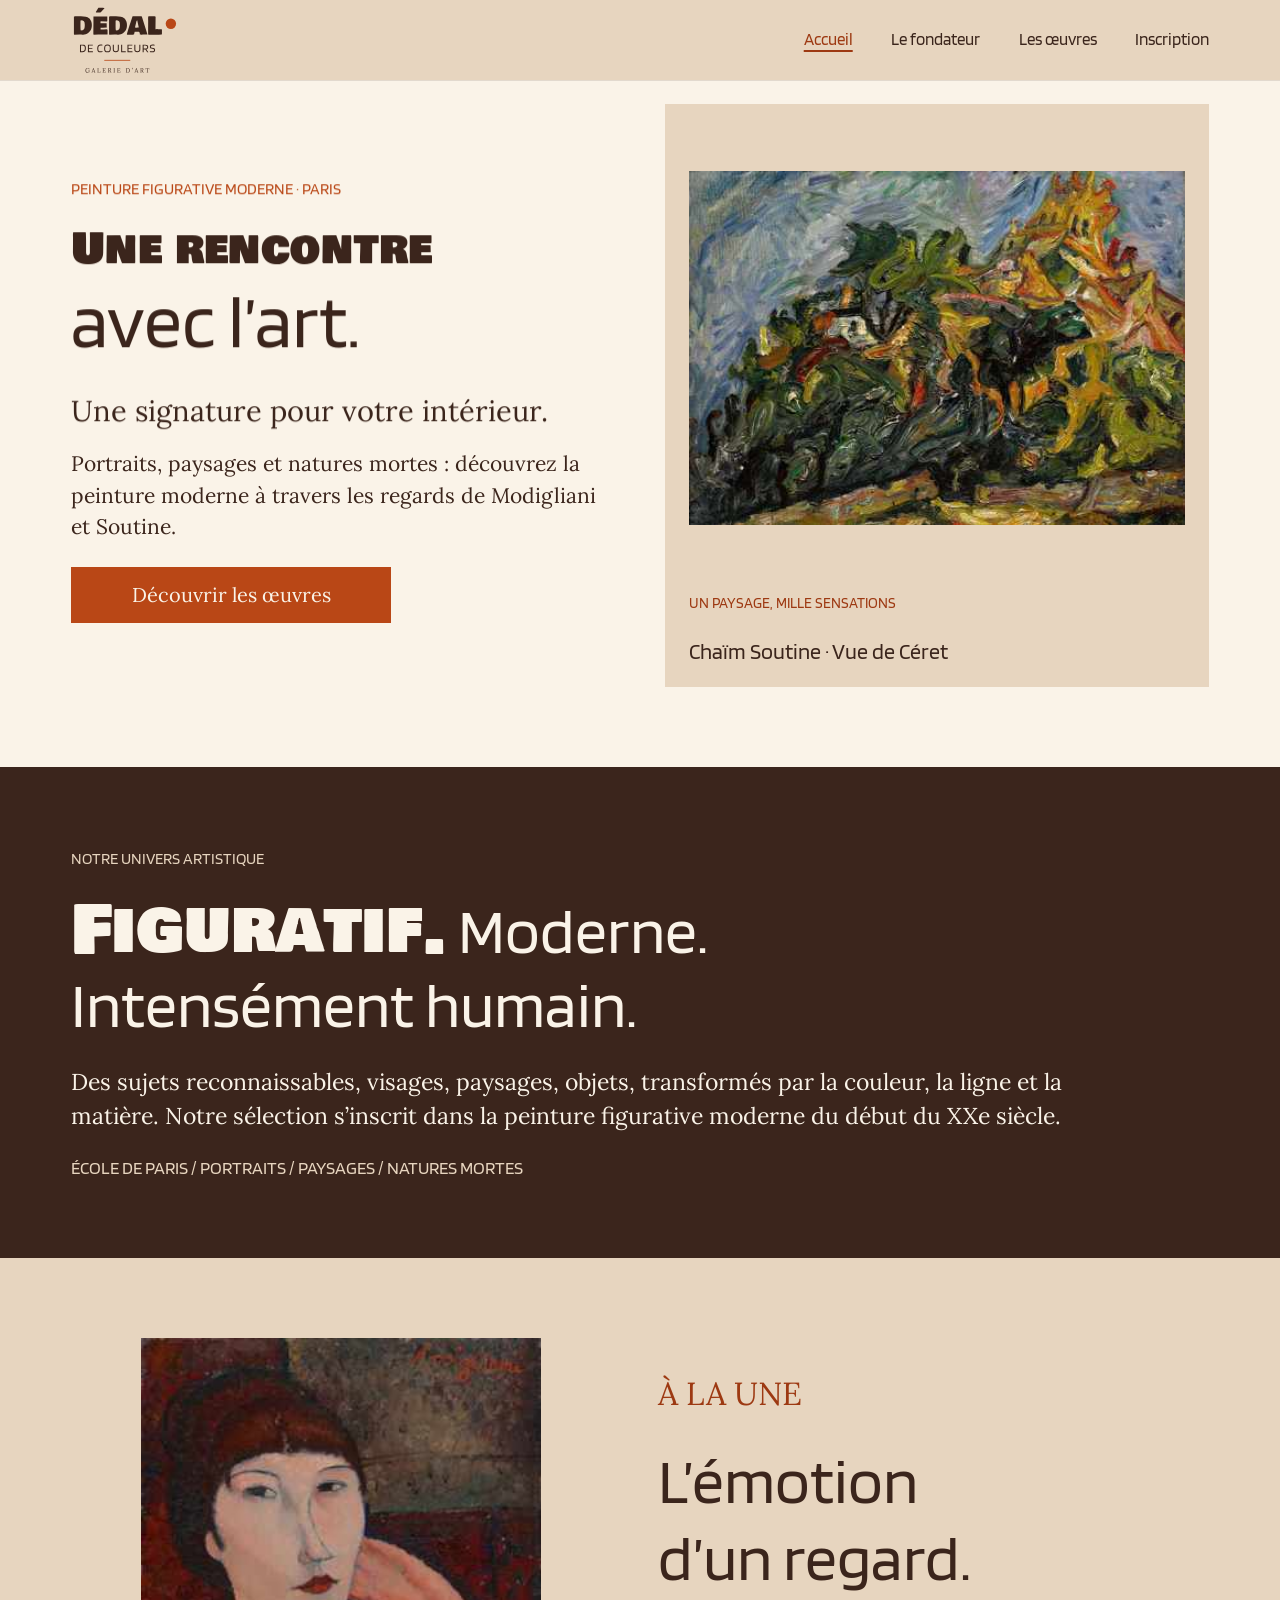
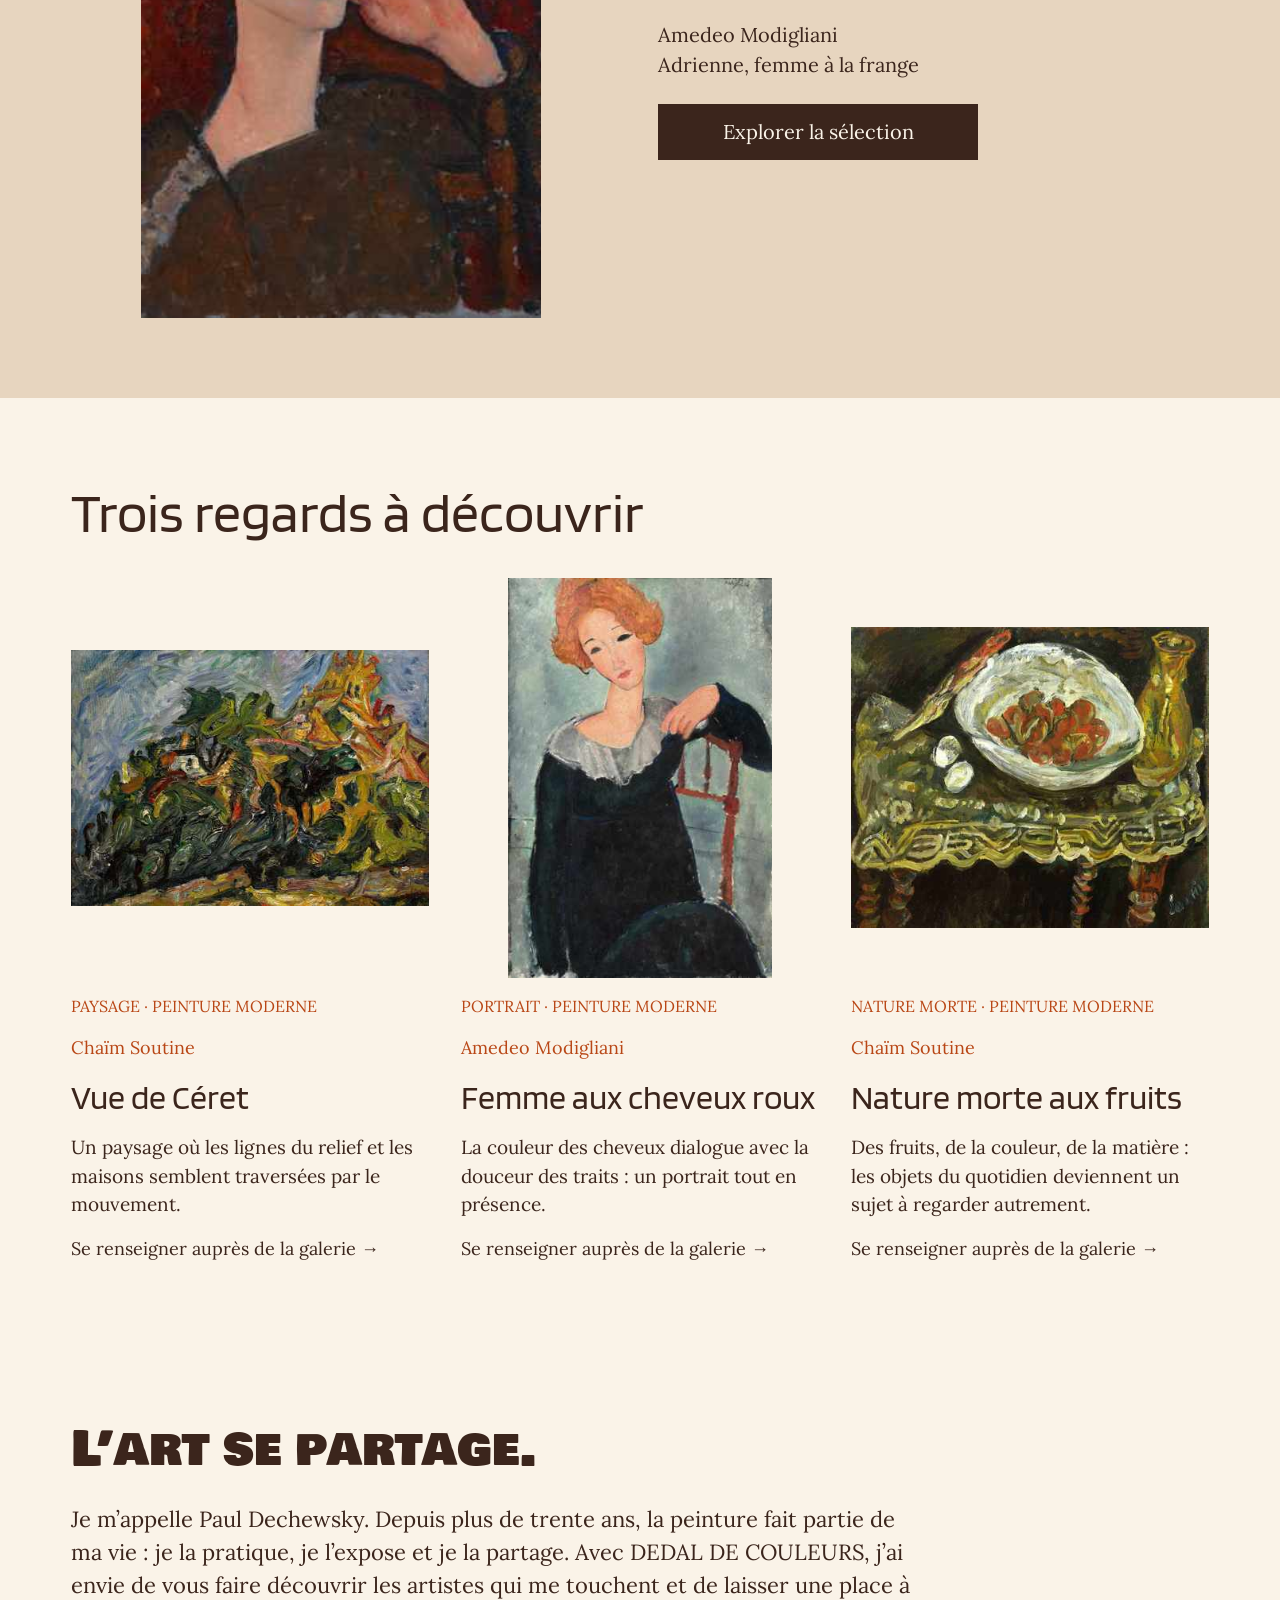
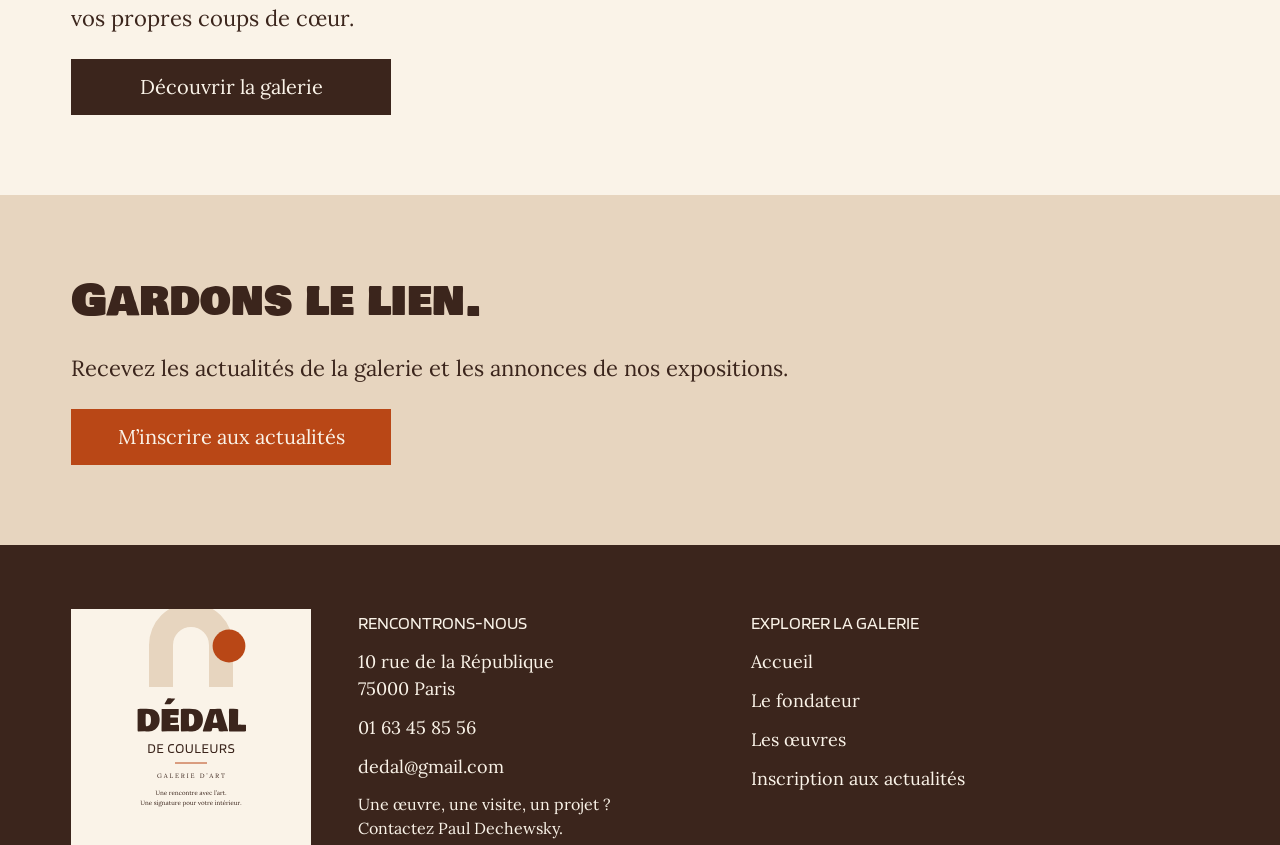
<file: index.html>
<!doctype html>
<html lang="fr">
<head>
  <meta charset="utf-8">
  <meta name="viewport" content="width=device-width, initial-scale=1">
  <meta name="robots" content="noindex, nofollow">
  <title>DEDAL DE COULEURS</title>
  <meta http-equiv="refresh" content="0; url=HTML%20DEDAL%20DE%20COULEURS/page%201.html">
  <link rel="icon" href="HTML%20DEDAL%20DE%20COULEURS/images/icone-dc-ronde.png" type="image/png" sizes="192x192">
</head>
<body>
  <a href="HTML%20DEDAL%20DE%20COULEURS/page%201.html">Découvrir la galerie DEDAL DE COULEURS</a>
</body>
</html>
</file>
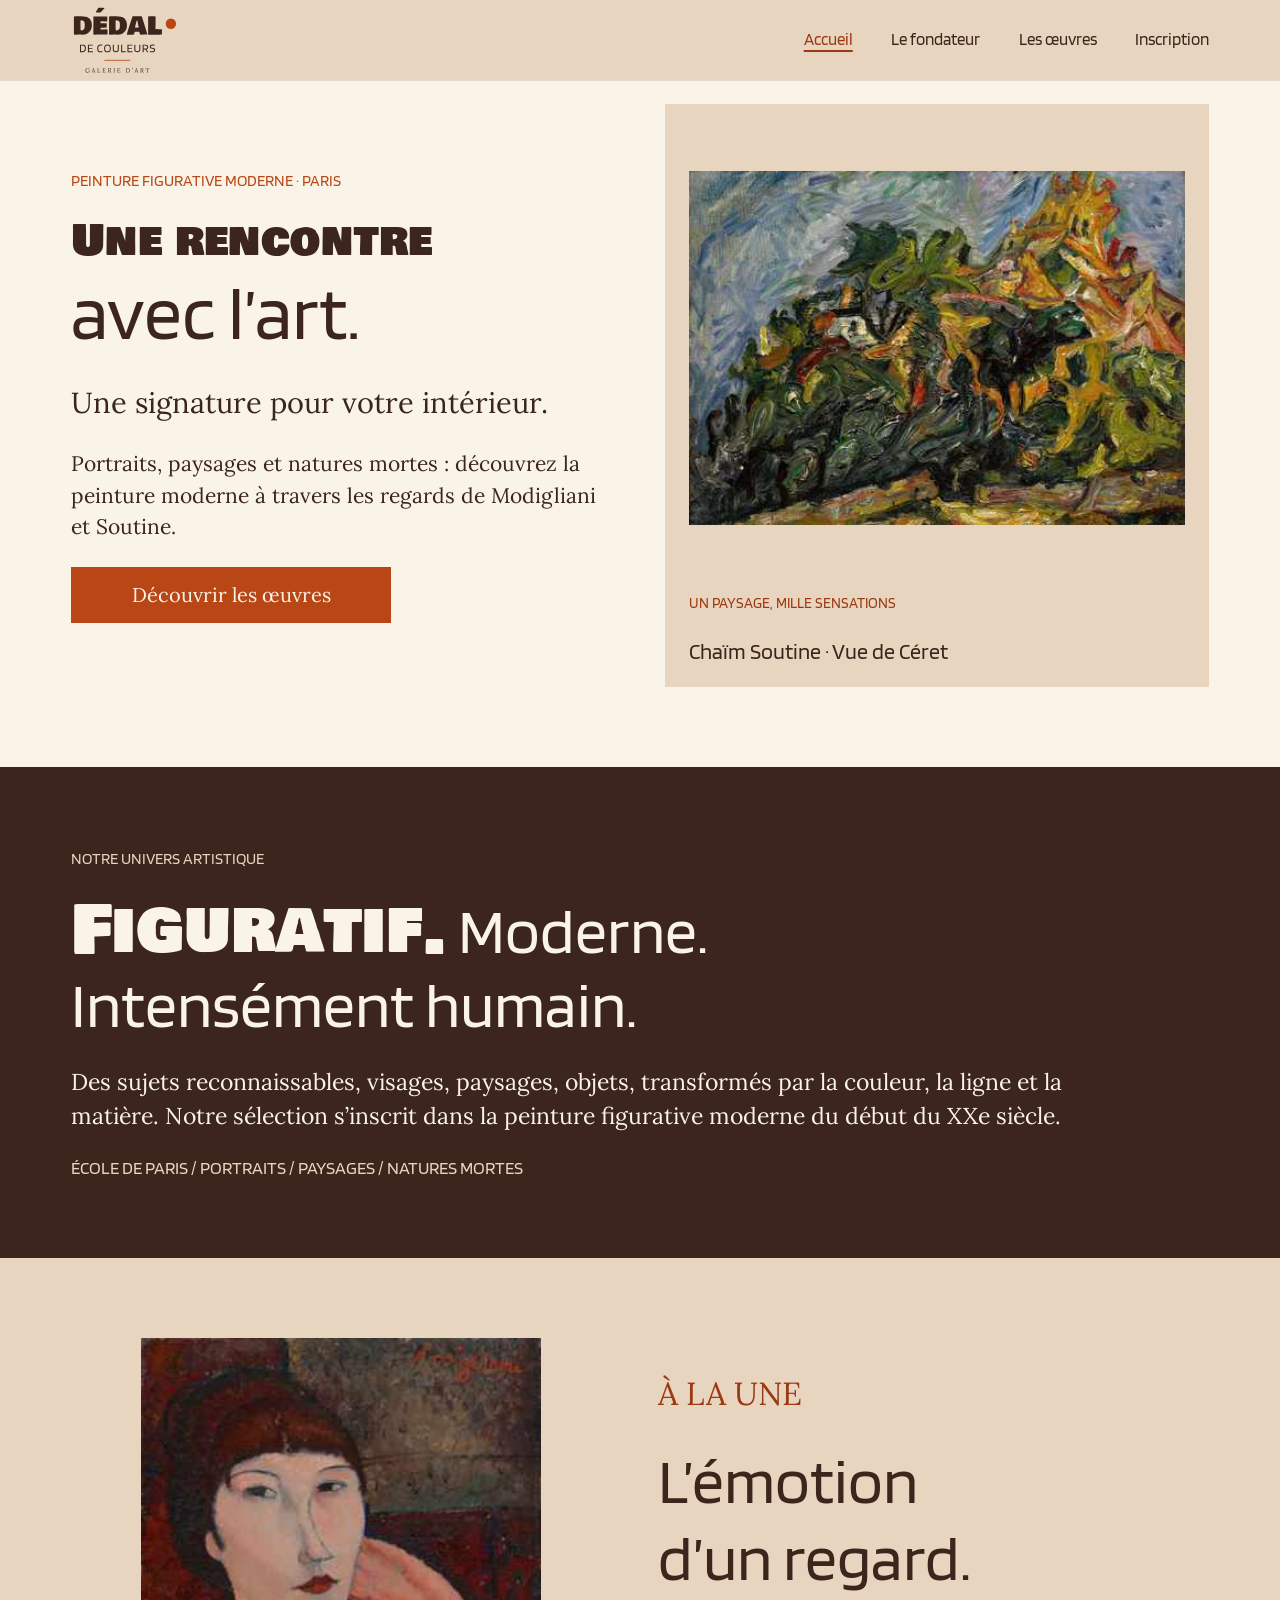
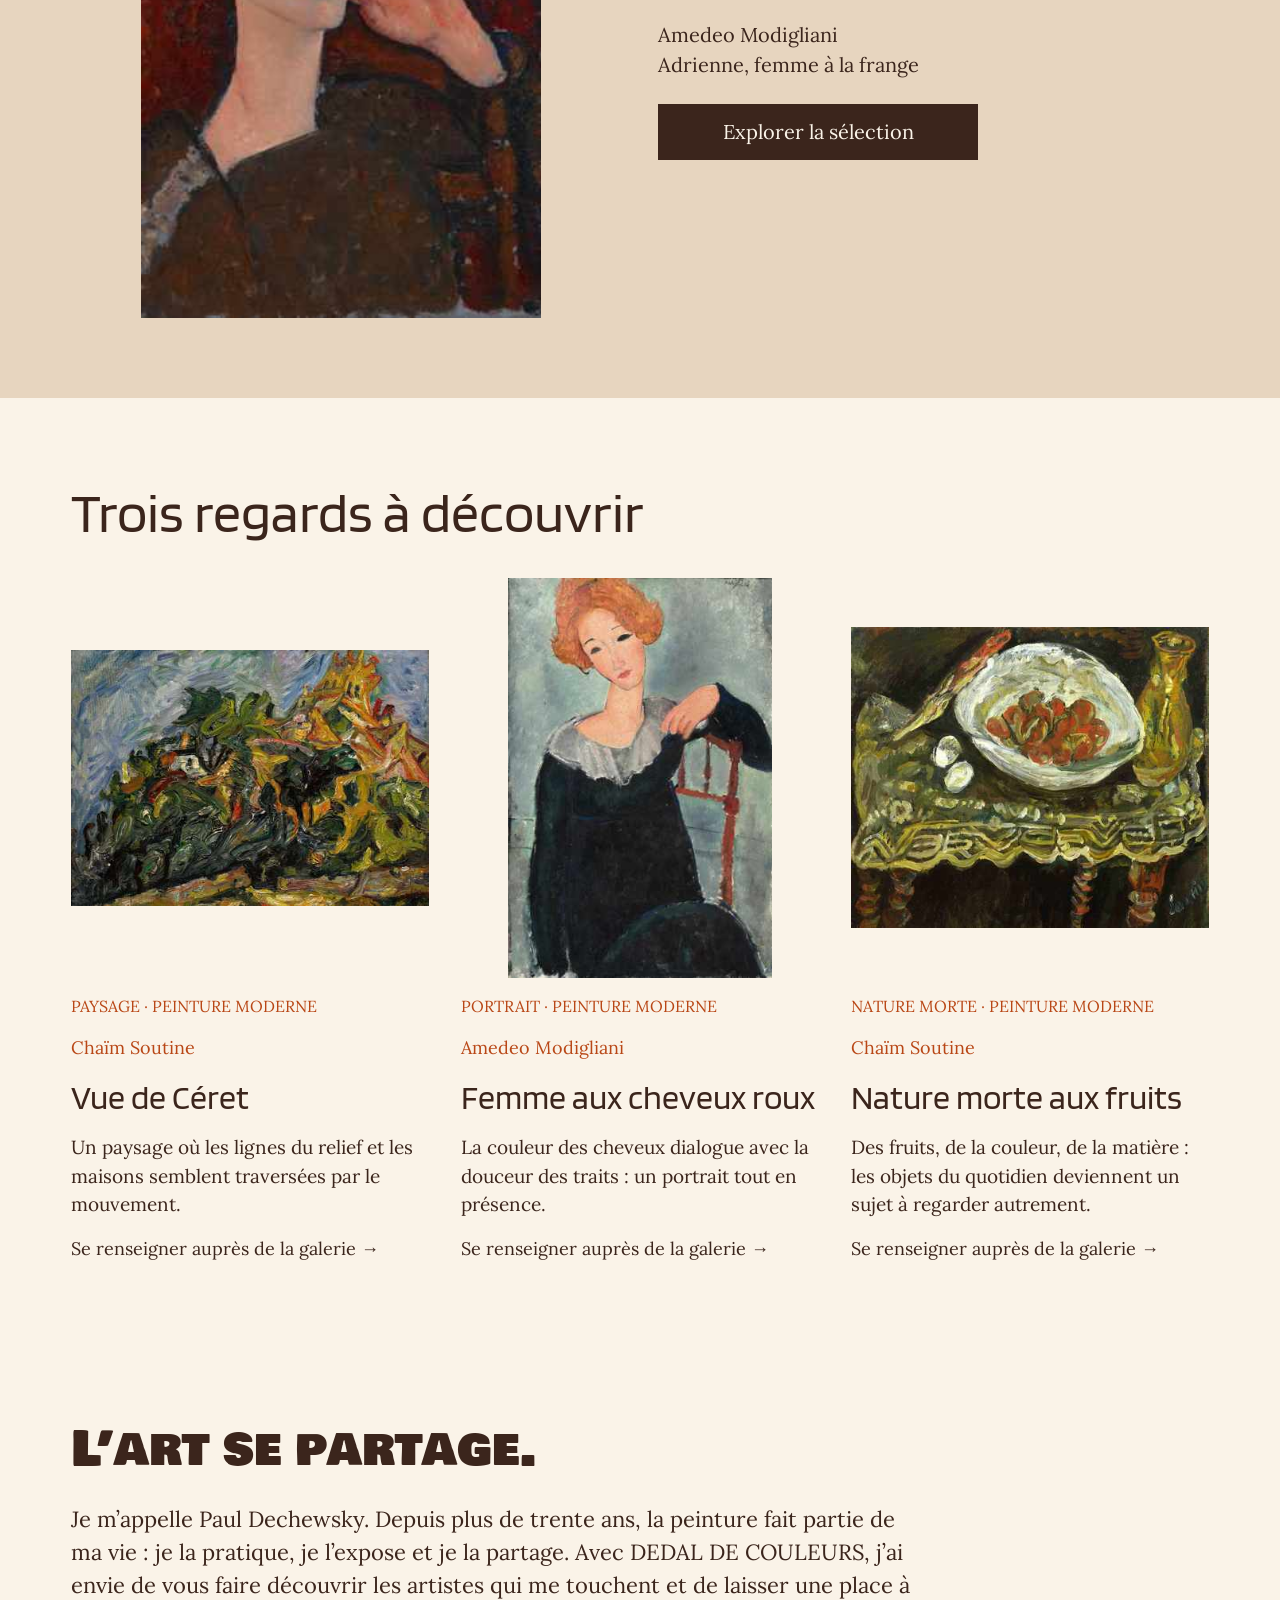
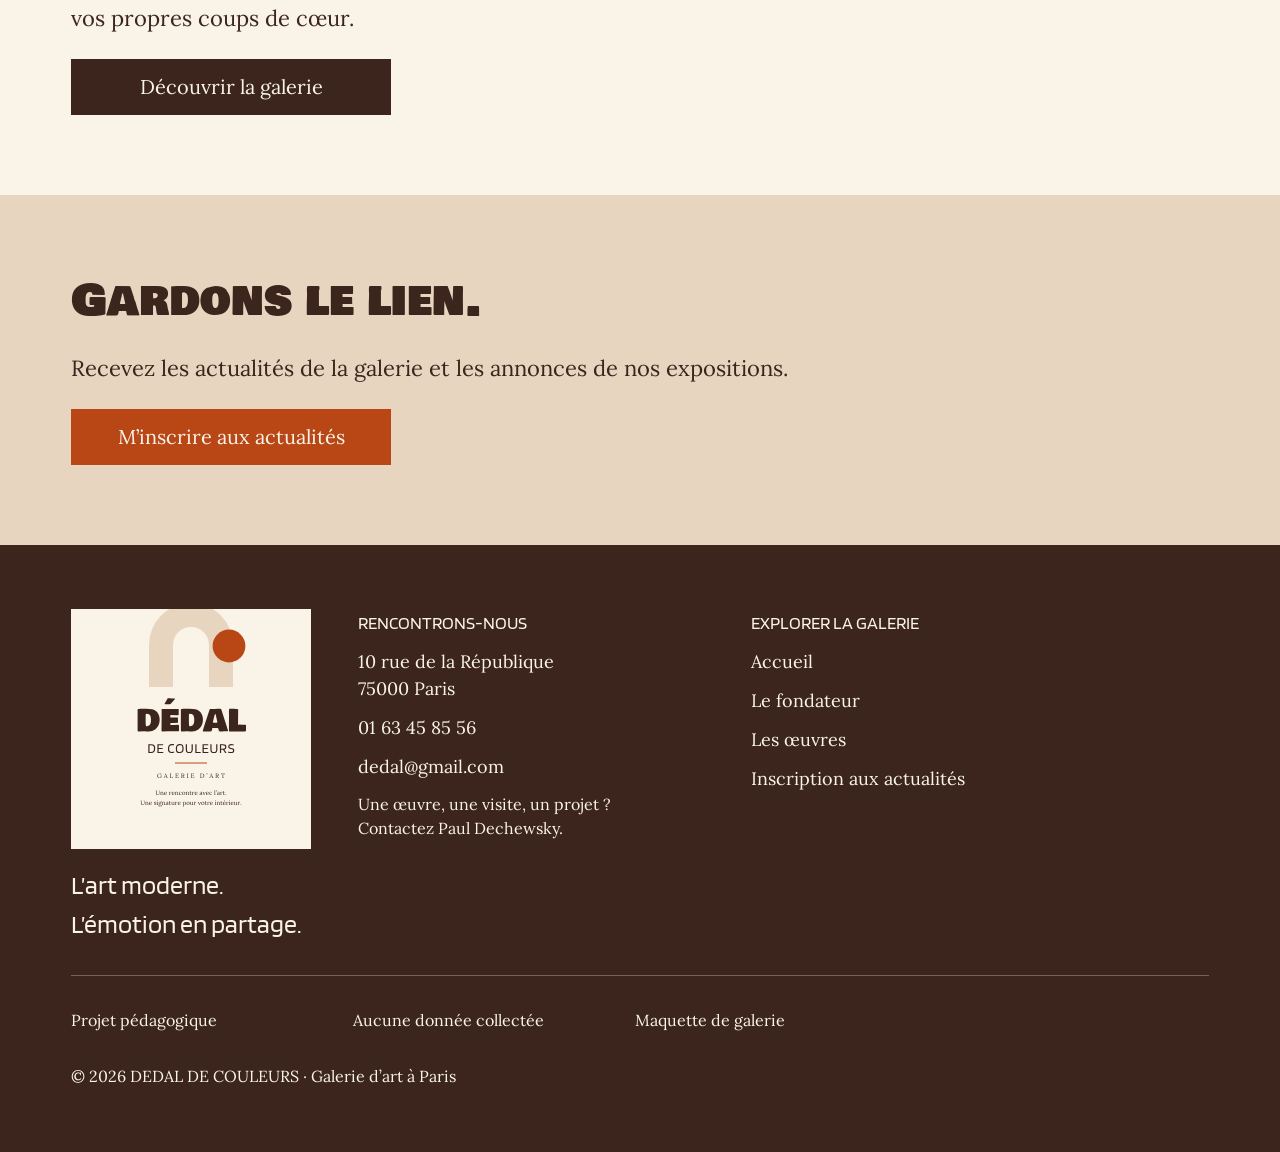
<file: HTML DEDAL DE COULEURS/page 1.html>
<!doctype html>
<html lang="fr">
<head>
  <meta charset="utf-8">
  <meta name="robots" content="noindex, nofollow">
  <meta name="viewport" content="width=device-width, initial-scale=1">
  <title>DEDAL DE COULEURS — Galerie d’art à Paris</title>
  <meta name="description" content="Une rencontre avec l’art. Découvrez DEDAL DE COULEURS, galerie parisienne de peinture figurative moderne, et les regards de Modigliani et Soutine.">
  <meta name="theme-color" content="#FAF3E8">
  <meta property="og:title" content="DEDAL DE COULEURS — Galerie d’art à Paris">
  <meta property="og:description" content="Une rencontre avec l’art. Découvrez DEDAL DE COULEURS, galerie parisienne de peinture figurative moderne, et les regards de Modigliani et Soutine.">
  <meta property="og:type" content="website">
  <meta property="og:locale" content="fr_FR">
  <link rel="icon" href="images/icone-dc-ronde.png" type="image/png" sizes="192x192">
  <link rel="stylesheet" href="style.css">
</head>
<body>
  <a class="evitement" href="#contenu">Aller au contenu</a>
  <header class="entete">
    <div class="conteneur entete__contenu">
      <a class="marque" href="page%201.html" aria-label="DEDAL DE COULEURS — Accueil"><img class="logo-entete" src="images/logo-entete.svg" alt=""></a>
      <nav class="navigation" aria-label="Navigation principale">
        <ul>
          <li><a href="page%201.html" aria-current="page">Accueil</a></li>
  <li><a href="page%202.html">Le fondateur</a></li>
  <li><a href="page%203.html">Les œuvres</a></li>
  <li><a href="page%204.html">Inscription</a></li>
        </ul>
      </nav>
      <details class="menu-mobile"><summary><span class="menu-mobile__icone" aria-hidden="true"></span><span class="menu-mobile__libelle">Menu</span></summary><nav class="navigation-mobile" aria-label="Navigation mobile">
        <ul>
          <li><a href="page%201.html" aria-current="page">Accueil</a></li>
  <li><a href="page%202.html">Le fondateur</a></li>
  <li><a href="page%203.html">Les œuvres</a></li>
  <li><a href="page%204.html">Inscription</a></li>
        </ul>
      </nav></details>
    </div>
  </header>
  <main id="contenu" tabindex="-1">
    <section class="hero" aria-labelledby="titre-page">
      <div class="conteneur section hero__grille">
        <div class="hero__texte">
          <div class="pile hero__debut">
            <p class="surtitre">PEINTURE FIGURATIVE MODERNE<span class="ordinateur-seulement"> · PARIS</span></p>
            <h1 id="titre-page"><strong>Une rencontre</strong> <span>avec l’art.</span></h1>
            <p class="hero__signature">Une signature pour votre intérieur.</p>
          </div>
          <div class="pile hero__suite">
            <p>Portraits, paysages et natures mortes : découvrez la peinture moderne à travers les regards de Modigliani et Soutine.</p>
            <a class="bouton" href="page%203.html">Découvrir les œuvres</a>
          </div>
        </div>
        <figure class="hero__tableau">
          <div class="hero__image"><img class="peinture" src="images/soutine-vue-de-ceret.jpg" alt="Vue de Céret, de Chaïm Soutine : maisons et reliefs dans un paysage mouvementé." width="450" height="322" fetchpriority="high" decoding="async"></div>
          <figcaption class="hero__legende">
            <span class="surtitre">UN PAYSAGE, MILLE SENSATIONS</span>
            <span>Chaïm Soutine · Vue de Céret</span>
          </figcaption>
        </figure>
      </div>
    </section>
    <section class="fond-brun univers" aria-labelledby="notre-univers">
      <div class="conteneur section pile">
        <p class="surtitre">NOTRE UNIVERS ARTISTIQUE</p>
        <h2 id="notre-univers"><strong>Figuratif.</strong> Moderne.<br>Intensément humain.</h2>
        <p class="texte-large">Des sujets reconnaissables, visages, paysages, objets, transformés par la couleur, la ligne et la matière. Notre sélection s’inscrit dans la peinture figurative moderne du début du XXe siècle.</p>
        <p class="reperes-liste">ÉCOLE DE PARIS / PORTRAITS / PAYSAGES / NATURES MORTES</p>
      </div>
    </section>
    <section class="fond-sable a-la-une" aria-labelledby="a-la-une">
      <div class="conteneur section a-la-une__grille">
        <div class="a-la-une__image"><img class="peinture" src="images/modigliani-adrienne.jpg" alt="Adrienne, femme à la frange, de Modigliani : portrait d’une femme brune, la main près du visage." width="310" height="450" loading="lazy" decoding="async"></div>
        <div class="pile a-la-une__texte">
          <p class="surtitre">À LA UNE</p>
          <h2 id="a-la-une"><span>L’émotion</span> <span>d’un regard.</span></h2>
          <p class="a-la-une__artiste">Amedeo Modigliani<br>Adrienne, femme à la frange</p>
          <a class="bouton bouton--brun" href="page%203.html#portraits">Explorer la sélection</a>
        </div>
      </div>
    </section>
    <section class="conteneur section decouverte" aria-labelledby="trois-regards">
      <h2 id="trois-regards">Trois regards à découvrir</h2>
      <div class="decouverte__liste">
        <a class="carte" href="page%202.html#contact">
      <div class="carte__image"><img class="peinture" src="images/soutine-vue-de-ceret.jpg" alt="Vue de Céret, paysage peint par Chaïm Soutine." width="450" height="322" loading="lazy" decoding="async"></div>
      <p class="carte__genre">PAYSAGE · PEINTURE MODERNE</p>
      <p class="carte__artiste">Chaïm Soutine</p>
      <h3>Vue de Céret</h3>
      <p class="carte__description">Un paysage où les lignes du relief et les maisons semblent traversées par le mouvement.</p>
      <p class="carte__contact">Se renseigner auprès de la galerie <span aria-hidden="true">→</span></p>
    </a>
        <a class="carte" href="page%202.html#contact">
      <div class="carte__image"><img class="peinture" src="images/modigliani-femme-cheveux-roux.jpg" alt="Femme aux cheveux roux, portrait peint par Amedeo Modigliani." width="297" height="450" loading="lazy" decoding="async"></div>
      <p class="carte__genre">PORTRAIT · PEINTURE MODERNE</p>
      <p class="carte__artiste">Amedeo Modigliani</p>
      <h3>Femme aux cheveux roux</h3>
      <p class="carte__description">La couleur des cheveux dialogue avec la douceur des traits : un portrait tout en présence.</p>
      <p class="carte__contact">Se renseigner auprès de la galerie <span aria-hidden="true">→</span></p>
    </a>
        <a class="carte" href="page%202.html#contact">
      <div class="carte__image"><img class="peinture" src="images/soutine-nature-morte-fruits.jpg" alt="Nature morte aux fruits, coupe de fruits peinte par Chaïm Soutine." width="450" height="379" loading="lazy" decoding="async"></div>
      <p class="carte__genre">NATURE MORTE · PEINTURE MODERNE</p>
      <p class="carte__artiste">Chaïm Soutine</p>
      <h3>Nature morte aux fruits</h3>
      <p class="carte__description">Des fruits, de la couleur, de la matière : les objets du quotidien deviennent un sujet à regarder autrement.</p>
      <p class="carte__contact">Se renseigner auprès de la galerie <span aria-hidden="true">→</span></p>
    </a>
      </div>
    </section>
    <section class="conteneur section pile partage" aria-labelledby="art-partage">
      <h2 id="art-partage">L’art se partage.</h2>
      <p class="texte-large">Je m’appelle Paul Dechewsky. Depuis plus de trente ans, la peinture fait partie de ma vie : je la pratique, je l’expose et je la partage. Avec DEDAL DE COULEURS, j’ai envie de vous faire découvrir les artistes qui me touchent et de laisser une place à vos propres coups de cœur.</p>
      <a class="bouton bouton--brun" href="page%202.html">Découvrir la galerie</a>
    </section>
    <section class="fond-sable invitation" aria-labelledby="gardons-le-lien">
      <div class="conteneur section pile">
        <h2 id="gardons-le-lien">Gardons le lien.</h2>
        <p class="texte-large">Recevez les actualités de la galerie et les annonces de nos expositions.</p>
        <a class="bouton" href="page%204.html">M’inscrire aux actualités</a>
      </div>
    </section>
  </main>
  <footer class="fond-brun pied-page">
    <div class="conteneur">
      <div class="pied-page__haut">
        <div class="pied-page__identite">
          <a class="marque" href="page%201.html" aria-label="DEDAL DE COULEURS — Accueil"><img class="logo-pied" src="images/logo-complet.svg" alt=""></a>
          <p class="pied-page__signature">L’art moderne.<br>L’émotion en partage.</p>
        </div>
        <div class="pile pied-page__contact">
          <p class="pied-page__titre">RENCONTRONS-NOUS</p>
          <address>10 rue de la République<br>75000 Paris</address>
          <a href="tel:+33163458556">01 63 45 85 56</a>
          <a href="mailto:dedal@gmail.com">dedal@gmail.com</a>
          <p class="pied-page__precision">Une œuvre, une visite, un projet ?<br>Contactez Paul Dechewsky.</p>
        </div>
        <nav class="pile pied-page__explorer" aria-label="Navigation de pied de page">
          <p class="pied-page__titre">EXPLORER LA GALERIE</p>
          <a href="page%201.html">Accueil</a>
  <a href="page%202.html">Le fondateur</a>
  <a href="page%203.html">Les œuvres</a>
  <a href="page%204.html">Inscription aux actualités</a>
        </nav>
      </div>
      <hr class="pied-page__separation">
      <div class="pied-page__informations">
        <p>Projet pédagogique</p>
        <p>Aucune donnée collectée</p>
        <p>Maquette de galerie</p>
      </div>
      <p class="copyright">© 2026 DEDAL DE COULEURS · Galerie d’art à Paris</p>
    </div>
  </footer>
</body>
</html>
</file>
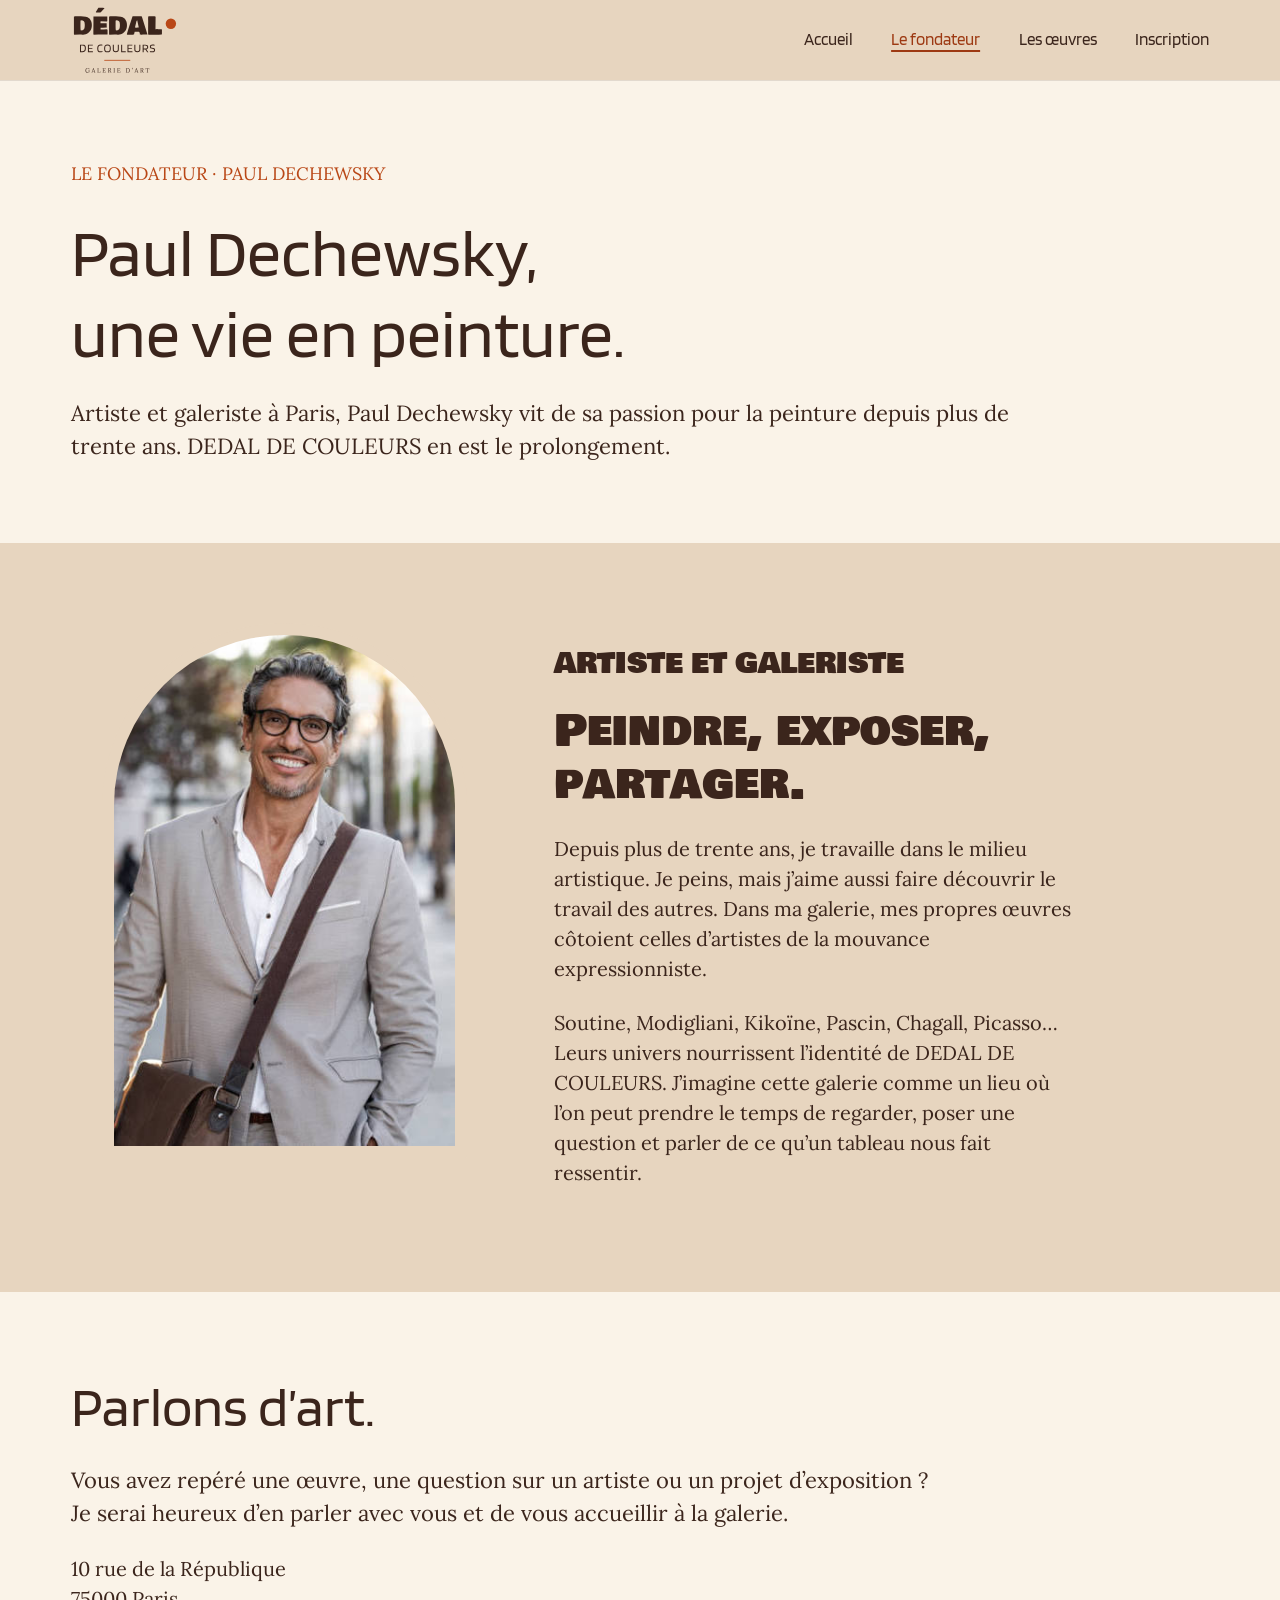
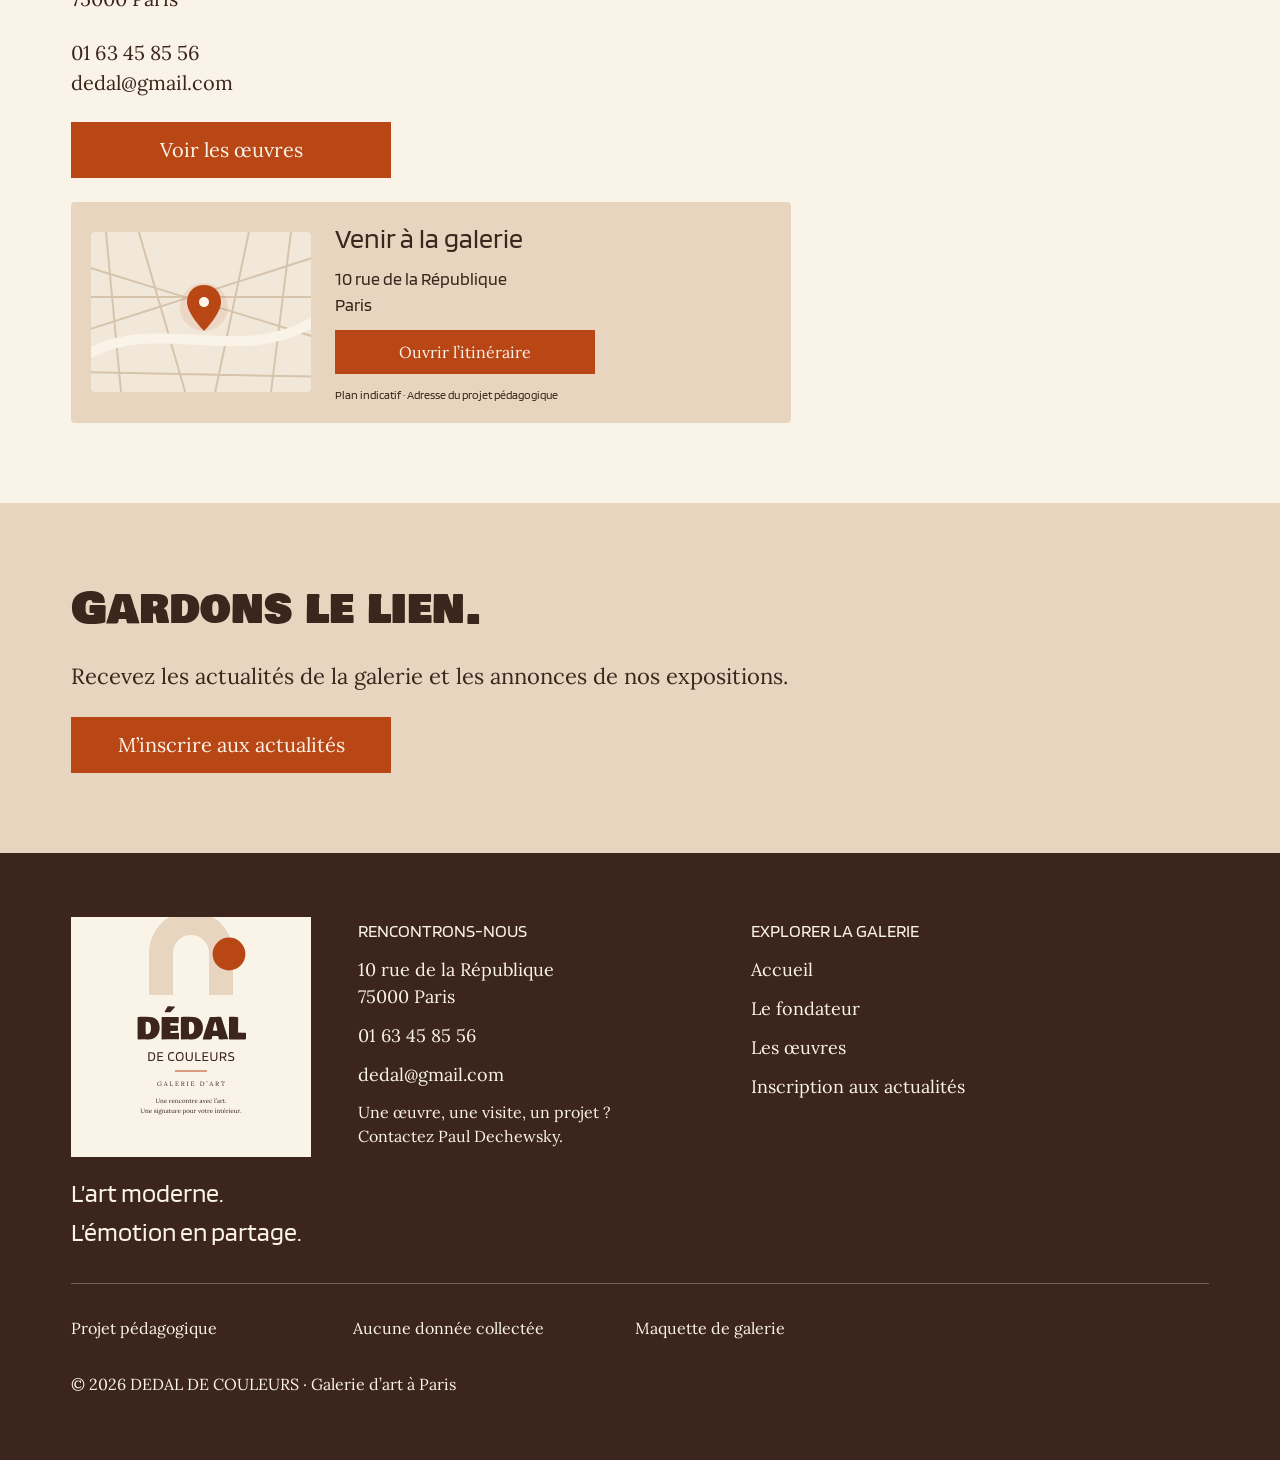
<file: HTML DEDAL DE COULEURS/page 2.html>
<!doctype html>
<html lang="fr">
<head>
  <meta charset="utf-8">
  <meta name="robots" content="noindex, nofollow">
  <meta name="viewport" content="width=device-width, initial-scale=1">
  <title>Paul Dechewsky, le fondateur — DEDAL DE COULEURS</title>
  <meta name="description" content="Rencontrez Paul Dechewsky, artiste et galeriste depuis plus de trente ans. Découvrez son histoire et préparez votre visite à la galerie DEDAL DE COULEURS.">
  <meta name="theme-color" content="#FAF3E8">
  <meta property="og:title" content="Paul Dechewsky, le fondateur — DEDAL DE COULEURS">
  <meta property="og:description" content="Rencontrez Paul Dechewsky, artiste et galeriste depuis plus de trente ans. Découvrez son histoire et préparez votre visite à la galerie DEDAL DE COULEURS.">
  <meta property="og:type" content="website">
  <meta property="og:locale" content="fr_FR">
  <link rel="icon" href="images/icone-dc-ronde.png" type="image/png" sizes="192x192">
  <link rel="stylesheet" href="style.css">
</head>
<body>
  <a class="evitement" href="#contenu">Aller au contenu</a>
  <header class="entete">
    <div class="conteneur entete__contenu">
      <a class="marque" href="page%201.html" aria-label="DEDAL DE COULEURS — Accueil"><img class="logo-entete" src="images/logo-entete.svg" alt=""></a>
      <nav class="navigation" aria-label="Navigation principale">
        <ul>
          <li><a href="page%201.html">Accueil</a></li>
  <li><a href="page%202.html" aria-current="page">Le fondateur</a></li>
  <li><a href="page%203.html">Les œuvres</a></li>
  <li><a href="page%204.html">Inscription</a></li>
        </ul>
      </nav>
      <details class="menu-mobile"><summary><span class="menu-mobile__icone" aria-hidden="true"></span><span class="menu-mobile__libelle">Menu</span></summary><nav class="navigation-mobile" aria-label="Navigation mobile">
        <ul>
          <li><a href="page%201.html">Accueil</a></li>
  <li><a href="page%202.html" aria-current="page">Le fondateur</a></li>
  <li><a href="page%203.html">Les œuvres</a></li>
  <li><a href="page%204.html">Inscription</a></li>
        </ul>
      </nav></details>
    </div>
  </header>
  <main id="contenu" tabindex="-1">
    <section class="conteneur section pile introduction" aria-labelledby="titre-page">
      <p class="surtitre">LE FONDATEUR · PAUL DECHEWSKY</p>
      <h1 id="titre-page"><span>Paul Dechewsky,</span> <span>une vie en peinture.</span></h1>
      <p class="texte-large">Artiste et galeriste à Paris, Paul Dechewsky vit de sa passion pour la peinture depuis plus de trente ans. DEDAL DE COULEURS en est le prolongement.</p>
    </section>
    <section class="fond-sable histoire" aria-labelledby="peindre-exposer">
      <div class="conteneur section histoire__grille">
        <img class="portrait" src="images/paul-dechewsky-original.jpg" alt="Portrait de Paul Dechewsky, fondateur de la galerie, souriant et portant une veste claire." width="365" height="547" decoding="async" fetchpriority="high">
        <div class="pile histoire__texte">
          <p class="histoire__metier">ARTISTE ET GALERISTE</p>
          <h2 id="peindre-exposer">Peindre, exposer, partager.</h2>
          <p>Depuis plus de trente ans, je travaille dans le milieu artistique. Je peins, mais j’aime aussi faire découvrir le travail des autres. Dans ma galerie, mes propres œuvres côtoient celles d’artistes de la mouvance expressionniste.</p>
          <p>Soutine, Modigliani, Kikoïne, Pascin, Chagall, Picasso… Leurs univers nourrissent l’identité de DEDAL DE COULEURS. J’imagine cette galerie comme un lieu où l’on peut prendre le temps de regarder, poser une question et parler de ce qu’un tableau nous fait ressentir.</p>
        </div>
      </div>
    </section>
    <section class="conteneur section pile contact" id="contact" aria-labelledby="parlons-art">
      <h2 id="parlons-art">Parlons d’art.</h2>
      <p class="texte-large">Vous avez repéré une œuvre, une question sur un artiste ou un projet d’exposition ? Je serai heureux d’en parler avec vous et de vous accueillir à la galerie.</p>
      <address>
        10 rue de la République<br>75000 Paris
        <span class="contact__espace" aria-hidden="true"></span>
        <a href="tel:+33163458556">01 63 45 85 56</a><br>
        <a href="mailto:dedal@gmail.com">dedal@gmail.com</a>
      </address>
      <a class="bouton" href="page%203.html">Voir les œuvres</a>
      <div class="plan">
        <a class="plan__image" href="https://www.google.com/maps/dir/?api=1&amp;destination=10%20rue%20de%20la%20R%C3%A9publique%2C%20Paris" target="_blank" rel="noopener noreferrer" aria-label="Ouvrir l’itinéraire vers la galerie dans Google Maps — nouvelle fenêtre">
          <img class="plan__image--petit" src="images/plan-mobile.svg" alt="">
          <img class="plan__image--grand" src="images/plan-desktop.svg" alt="">
        </a>
        <div class="pile plan__texte">
          <h3>Venir à la galerie</h3>
          <p>10 rue de la République<br>Paris</p>
          <a class="bouton" href="https://www.google.com/maps/dir/?api=1&amp;destination=10%20rue%20de%20la%20R%C3%A9publique%2C%20Paris" target="_blank" rel="noopener noreferrer" aria-label="Ouvrir l’itinéraire — nouvelle fenêtre">Ouvrir l’itinéraire</a>
          <p class="plan__note">Plan indicatif · Adresse du projet pédagogique</p>
        </div>
      </div>
    </section>
    <section class="fond-sable invitation" aria-labelledby="gardons-le-lien">
      <div class="conteneur section pile">
        <h2 id="gardons-le-lien">Gardons le lien.</h2>
        <p class="texte-large">Recevez les actualités de la galerie et les annonces de nos expositions.</p>
        <a class="bouton" href="page%204.html">M’inscrire aux actualités</a>
      </div>
    </section>
  </main>
  <footer class="fond-brun pied-page">
    <div class="conteneur">
      <div class="pied-page__haut">
        <div class="pied-page__identite">
          <a class="marque" href="page%201.html" aria-label="DEDAL DE COULEURS — Accueil"><img class="logo-pied" src="images/logo-complet.svg" alt=""></a>
          <p class="pied-page__signature">L’art moderne.<br>L’émotion en partage.</p>
        </div>
        <div class="pile pied-page__contact">
          <p class="pied-page__titre">RENCONTRONS-NOUS</p>
          <address>10 rue de la République<br>75000 Paris</address>
          <a href="tel:+33163458556">01 63 45 85 56</a>
          <a href="mailto:dedal@gmail.com">dedal@gmail.com</a>
          <p class="pied-page__precision">Une œuvre, une visite, un projet ?<br>Contactez Paul Dechewsky.</p>
        </div>
        <nav class="pile pied-page__explorer" aria-label="Navigation de pied de page">
          <p class="pied-page__titre">EXPLORER LA GALERIE</p>
          <a href="page%201.html">Accueil</a>
  <a href="page%202.html">Le fondateur</a>
  <a href="page%203.html">Les œuvres</a>
  <a href="page%204.html">Inscription aux actualités</a>
        </nav>
      </div>
      <hr class="pied-page__separation">
      <div class="pied-page__informations">
        <p>Projet pédagogique</p>
        <p>Aucune donnée collectée</p>
        <p>Maquette de galerie</p>
      </div>
      <p class="copyright">© 2026 DEDAL DE COULEURS · Galerie d’art à Paris</p>
    </div>
  </footer>
</body>
</html>
</file>
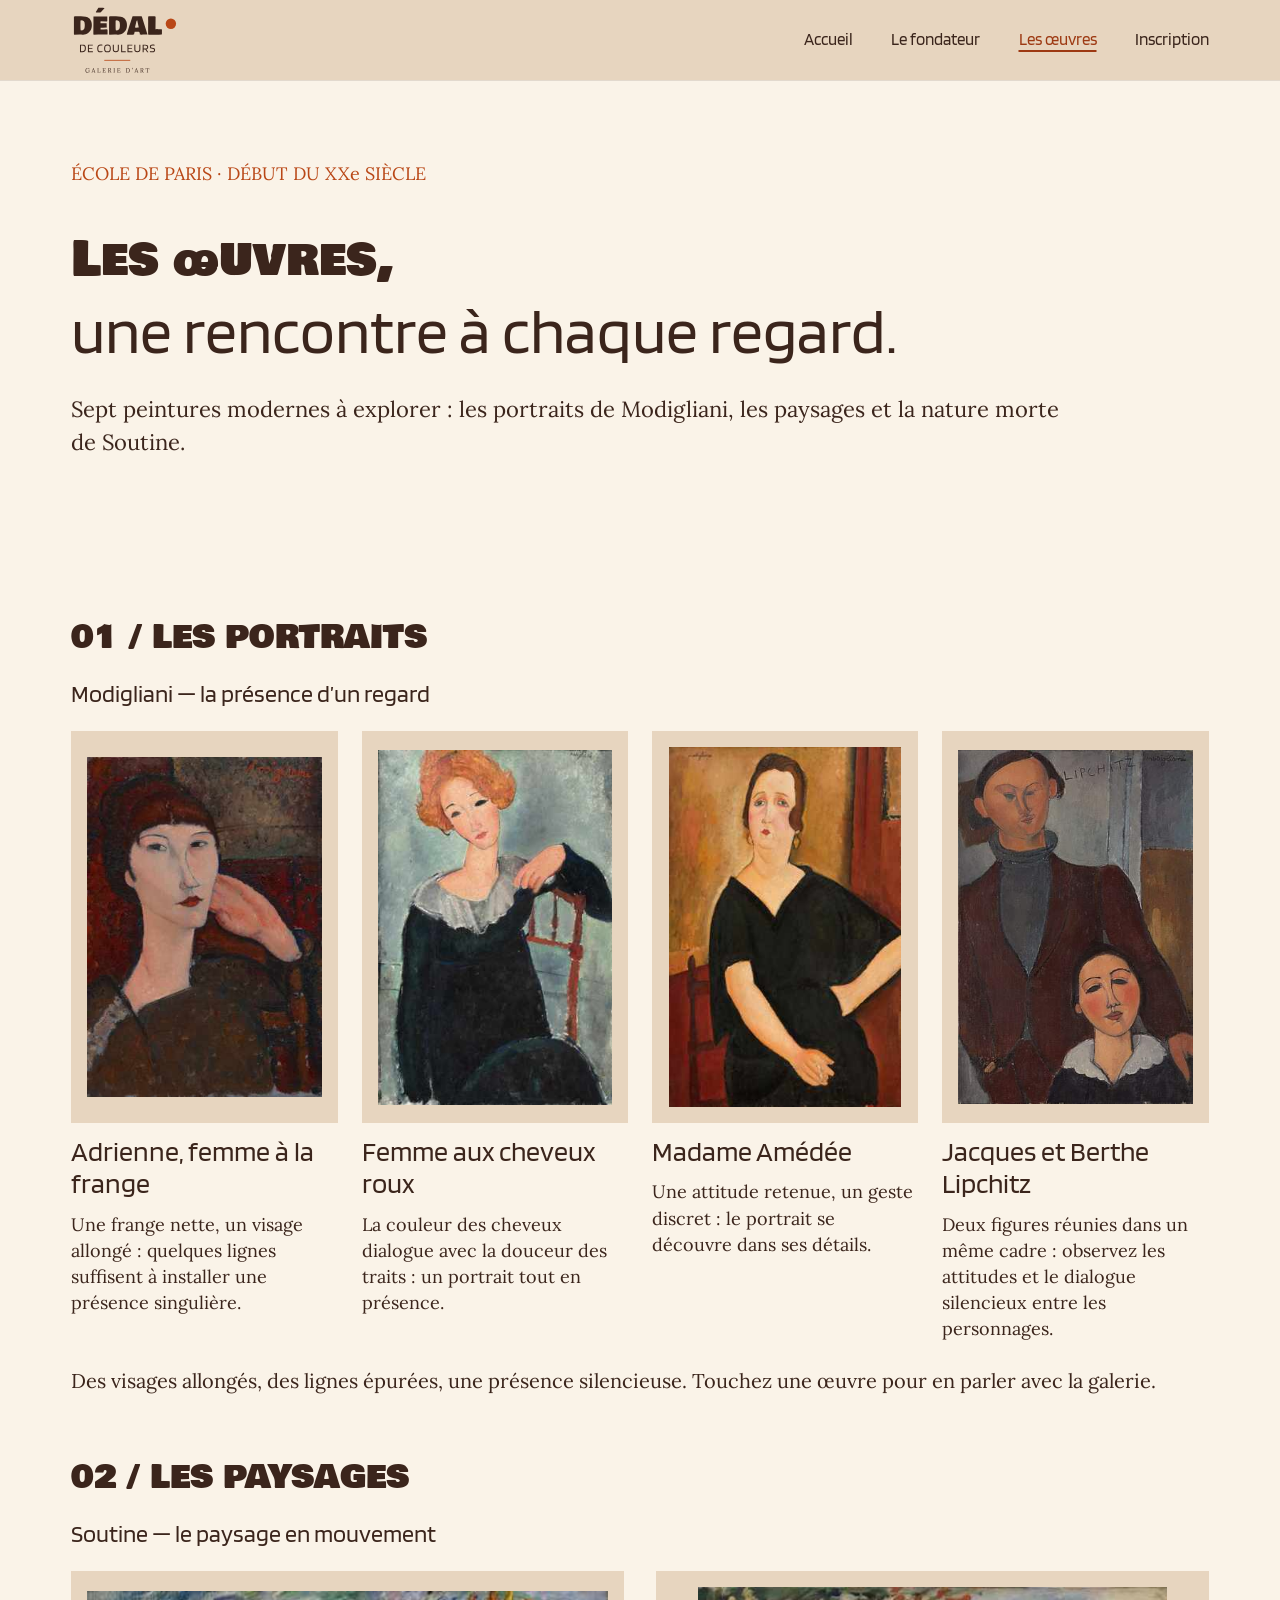
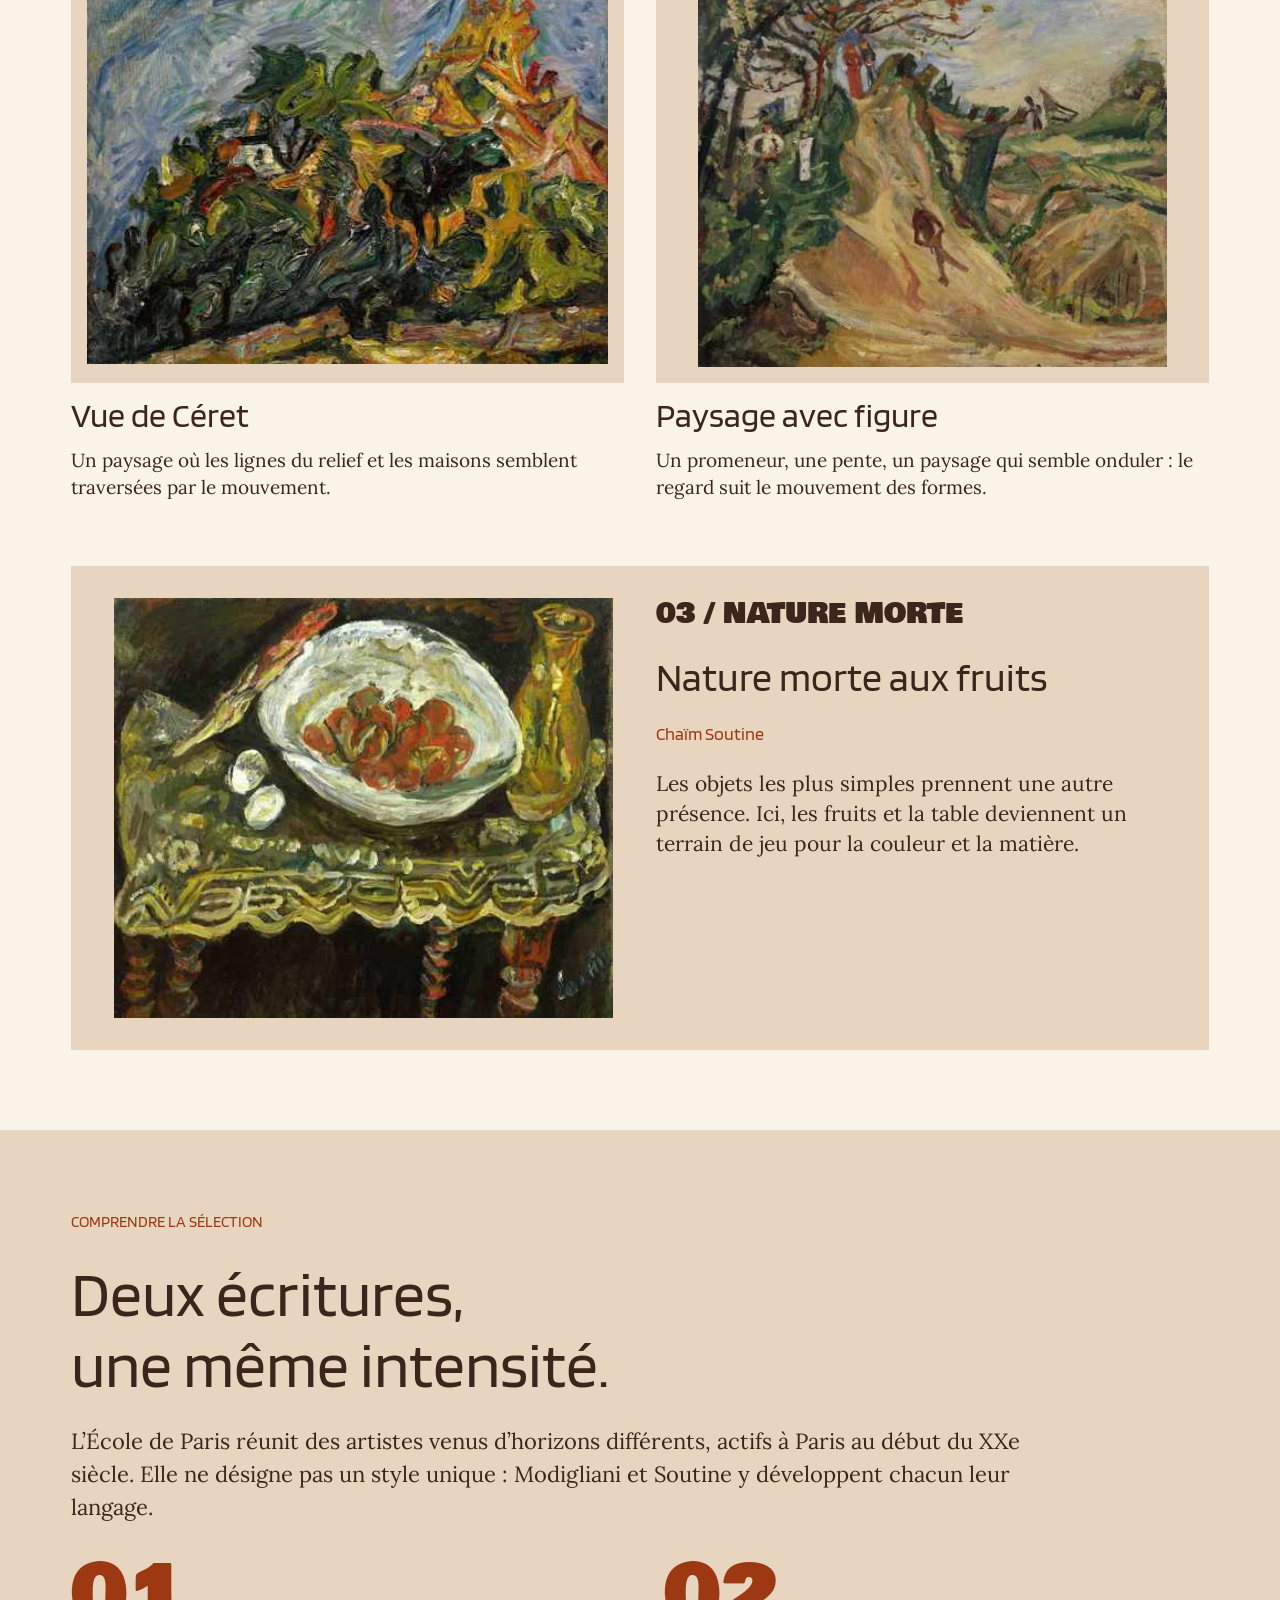
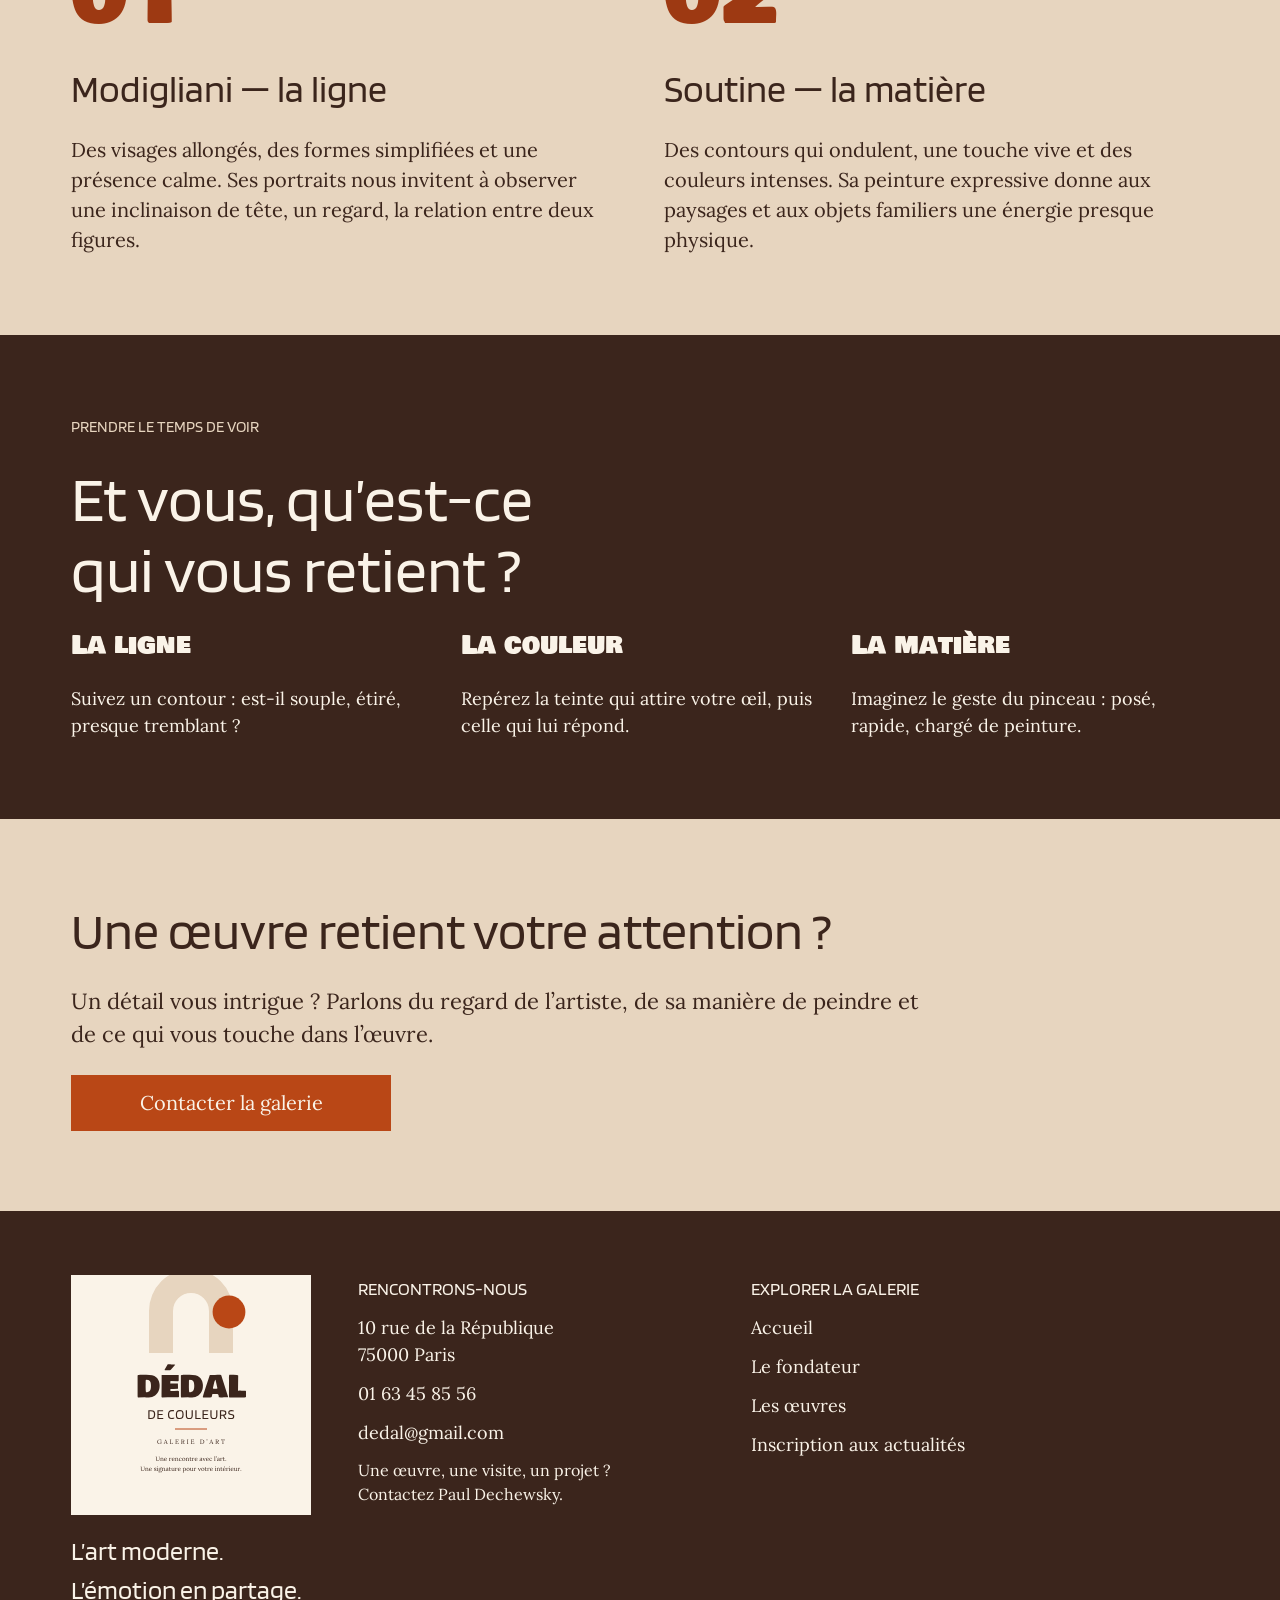
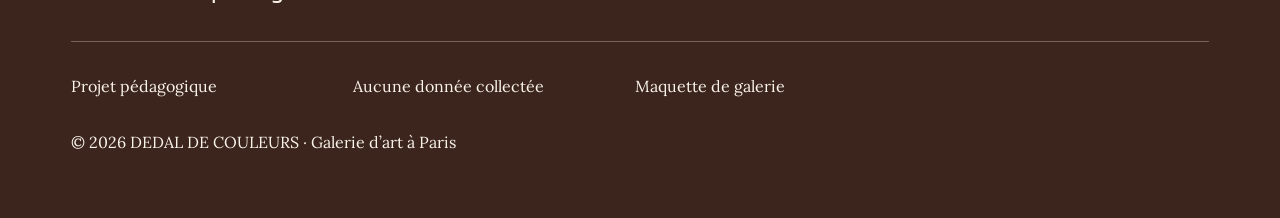
<file: HTML DEDAL DE COULEURS/page 3.html>
<!doctype html>
<html lang="fr">
<head>
  <meta charset="utf-8">
  <meta name="robots" content="noindex, nofollow">
  <meta name="viewport" content="width=device-width, initial-scale=1">
  <title>Les œuvres de Modigliani et Soutine — DEDAL DE COULEURS</title>
  <meta name="description" content="Explorez sept peintures de Modigliani et Soutine : portraits, paysages et nature morte. Une sélection de peinture moderne présentée par DEDAL DE COULEURS.">
  <meta name="theme-color" content="#FAF3E8">
  <meta property="og:title" content="Les œuvres de Modigliani et Soutine — DEDAL DE COULEURS">
  <meta property="og:description" content="Explorez sept peintures de Modigliani et Soutine : portraits, paysages et nature morte. Une sélection de peinture moderne présentée par DEDAL DE COULEURS.">
  <meta property="og:type" content="website">
  <meta property="og:locale" content="fr_FR">
  <link rel="icon" href="images/icone-dc-ronde.png" type="image/png" sizes="192x192">
  <link rel="stylesheet" href="style.css">
</head>
<body>
  <a class="evitement" href="#contenu">Aller au contenu</a>
  <header class="entete">
    <div class="conteneur entete__contenu">
      <a class="marque" href="page%201.html" aria-label="DEDAL DE COULEURS — Accueil"><img class="logo-entete" src="images/logo-entete.svg" alt=""></a>
      <nav class="navigation" aria-label="Navigation principale">
        <ul>
          <li><a href="page%201.html">Accueil</a></li>
  <li><a href="page%202.html">Le fondateur</a></li>
  <li><a href="page%203.html" aria-current="page">Les œuvres</a></li>
  <li><a href="page%204.html">Inscription</a></li>
        </ul>
      </nav>
      <details class="menu-mobile"><summary><span class="menu-mobile__icone" aria-hidden="true"></span><span class="menu-mobile__libelle">Menu</span></summary><nav class="navigation-mobile" aria-label="Navigation mobile">
        <ul>
          <li><a href="page%201.html">Accueil</a></li>
  <li><a href="page%202.html">Le fondateur</a></li>
  <li><a href="page%203.html" aria-current="page">Les œuvres</a></li>
  <li><a href="page%204.html">Inscription</a></li>
        </ul>
      </nav></details>
    </div>
  </header>
  <main id="contenu" tabindex="-1">
    <section class="conteneur section pile introduction" aria-labelledby="titre-page">
      <p class="surtitre">ÉCOLE DE PARIS · DÉBUT DU XXe SIÈCLE</p>
      <h1 class="oeuvres__titre" id="titre-page"><strong>Les œuvres,</strong> <span>une rencontre à chaque regard.</span></h1>
      <p class="texte-large">Sept peintures modernes à explorer : les portraits de Modigliani, les paysages et la nature morte de Soutine.</p>
    </section>
    <div class="conteneur section collection">
      <section class="pile collection__groupe" id="portraits" aria-labelledby="titre-portraits">
        <h2 class="collection__titre" id="titre-portraits">01 / LES PORTRAITS</h2>
        <p class="collection__sous-titre">Modigliani — la présence d’un regard</p>
        <div class="portraits">
          <a class="oeuvre" href="page%202.html#contact">
      <div class="oeuvre__cadre"><img class="peinture" src="images/modigliani-adrienne.jpg" alt="Adrienne, femme à la frange, par Amedeo Modigliani." width="310" height="450" loading="lazy" decoding="async"></div>
      <h3>Adrienne, femme à la frange</h3>
      <p class="portrait-description">Une frange nette, un visage allongé : quelques lignes suffisent à installer une présence singulière.</p>
    </a>
          <a class="oeuvre" href="page%202.html#contact">
      <div class="oeuvre__cadre"><img class="peinture" src="images/modigliani-femme-cheveux-roux.jpg" alt="Femme aux cheveux roux, par Amedeo Modigliani." width="297" height="450" loading="lazy" decoding="async"></div>
      <h3>Femme aux cheveux roux</h3>
      <p class="portrait-description">La couleur des cheveux dialogue avec la douceur des traits : un portrait tout en présence.</p>
    </a>
          <a class="oeuvre" href="page%202.html#contact">
      <div class="oeuvre__cadre"><img class="peinture" src="images/modigliani-madame-amedee.jpg" alt="Madame Amédée, femme à la cigarette, par Amedeo Modigliani." width="290" height="450" loading="lazy" decoding="async"></div>
      <h3>Madame Amédée</h3>
      <p class="portrait-description">Une attitude retenue, un geste discret : le portrait se découvre dans ses détails.</p>
    </a>
          <a class="oeuvre" href="page%202.html#contact">
      <div class="oeuvre__cadre"><img class="peinture" src="images/modigliani-jacques-berthe-lipchitz.jpg" alt="Jacques et Berthe Lipchitz, double portrait par Amedeo Modigliani." width="330" height="498" loading="lazy" decoding="async"></div>
      <h3>Jacques et Berthe Lipchitz</h3>
      <p class="portrait-description">Deux figures réunies dans un même cadre : observez les attitudes et le dialogue silencieux entre les personnages.</p>
    </a>
        </div>
        <p class="collection__note">Des visages allongés, des lignes épurées, une présence silencieuse. Touchez une œuvre pour en parler avec la galerie.</p>
      </section>
      <section class="pile collection__groupe" aria-labelledby="titre-paysages">
        <h2 class="collection__titre" id="titre-paysages">02 / LES PAYSAGES</h2>
        <p class="collection__sous-titre">Soutine — le paysage en mouvement</p>
        <div class="paysages">
          <a class="oeuvre" href="page%202.html#contact">
      <div class="oeuvre__cadre"><img class="peinture" src="images/soutine-vue-de-ceret.jpg" alt="Vue de Céret, par Chaïm Soutine : reliefs et maisons aux contours ondulants." width="450" height="322" loading="lazy" decoding="async"></div>
      <h3>Vue de Céret</h3>
      <p>Un paysage où les lignes du relief et les maisons semblent traversées par le mouvement.</p>
    </a>
          <a class="oeuvre" href="page%202.html#contact">
      <div class="oeuvre__cadre"><img class="peinture" src="images/soutine-paysage-figure.jpg" alt="Paysage avec figure, par Chaïm Soutine : un promeneur dans un chemin en pente." width="450" height="365" loading="lazy" decoding="async"></div>
      <h3>Paysage avec figure</h3>
      <p>Un promeneur, une pente, un paysage qui semble onduler : le regard suit le mouvement des formes.</p>
    </a>
        </div>
      </section>
      <a class="nature-morte" href="page%202.html#contact" aria-labelledby="titre-nature-morte">
        <div><img class="peinture" src="images/soutine-nature-morte-fruits.jpg" alt="Nature morte aux fruits, par Chaïm Soutine : une coupe sur une table aux motifs colorés." width="450" height="379" loading="lazy" decoding="async"></div>
        <div class="pile">
          <h2>03 / NATURE MORTE</h2>
          <h3 id="titre-nature-morte">Nature morte aux fruits</h3>
          <p class="artiste">Chaïm Soutine</p>
          <p>Les objets les plus simples prennent une autre présence. Ici, les fruits et la table deviennent un terrain de jeu pour la couleur et la matière.</p>
        </div>
      </a>
    </div>
    <section class="fond-sable explication" aria-labelledby="deux-ecritures">
      <div class="conteneur section pile">
        <p class="surtitre">COMPRENDRE LA SÉLECTION</p>
        <h2 id="deux-ecritures">Deux écritures,<br>une même intensité.</h2>
        <p class="texte-large">L’École de Paris réunit des artistes venus d’horizons différents, actifs à Paris au début du XXe siècle. Elle ne désigne pas un style unique : Modigliani et Soutine y développent chacun leur langage.</p>
        <div class="explication__grille">
          <div class="pile">
            <p class="explication__nombre" aria-hidden="true">01</p>
            <h3>Modigliani — la ligne</h3>
            <p>Des visages allongés, des formes simplifiées et une présence calme. Ses portraits nous invitent à observer une inclinaison de tête, un regard, la relation entre deux figures.</p>
          </div>
          <div class="pile">
            <p class="explication__nombre" aria-hidden="true">02</p>
            <h3>Soutine — la matière</h3>
            <p>Des contours qui ondulent, une touche vive et des couleurs intenses. Sa peinture expressive donne aux paysages et aux objets familiers une énergie presque physique.</p>
          </div>
        </div>
      </div>
    </section>
    <section class="fond-brun guide" aria-labelledby="votre-regard">
      <div class="conteneur section pile">
        <p class="surtitre">PRENDRE LE TEMPS DE VOIR</p>
        <h2 id="votre-regard">Et vous, qu’est-ce<br>qui vous retient ?</h2>
        <div class="guide__grille">
          <div class="pile"><h3>La ligne</h3><p>Suivez un contour : est-il souple, étiré, presque tremblant ?</p></div>
          <div class="pile"><h3>La couleur</h3><p>Repérez la teinte qui attire votre œil, puis celle qui lui répond.</p></div>
          <div class="pile"><h3>La matière</h3><p>Imaginez le geste du pinceau : posé, rapide, chargé de peinture.</p></div>
        </div>
      </div>
    </section>
    <section class="fond-sable renseignements" aria-labelledby="une-oeuvre">
      <div class="conteneur section pile">
        <h2 id="une-oeuvre">Une œuvre retient votre attention ?</h2>
        <p class="texte-large">Un détail vous intrigue ? Parlons du regard de l’artiste, de sa manière de peindre et de ce qui vous touche dans l’œuvre.</p>
        <a class="bouton" href="page%202.html#contact">Contacter la galerie</a>
      </div>
    </section>
  </main>
  <footer class="fond-brun pied-page">
    <div class="conteneur">
      <div class="pied-page__haut">
        <div class="pied-page__identite">
          <a class="marque" href="page%201.html" aria-label="DEDAL DE COULEURS — Accueil"><img class="logo-pied" src="images/logo-complet.svg" alt=""></a>
          <p class="pied-page__signature">L’art moderne.<br>L’émotion en partage.</p>
        </div>
        <div class="pile pied-page__contact">
          <p class="pied-page__titre">RENCONTRONS-NOUS</p>
          <address>10 rue de la République<br>75000 Paris</address>
          <a href="tel:+33163458556">01 63 45 85 56</a>
          <a href="mailto:dedal@gmail.com">dedal@gmail.com</a>
          <p class="pied-page__precision">Une œuvre, une visite, un projet ?<br>Contactez Paul Dechewsky.</p>
        </div>
        <nav class="pile pied-page__explorer" aria-label="Navigation de pied de page">
          <p class="pied-page__titre">EXPLORER LA GALERIE</p>
          <a href="page%201.html">Accueil</a>
  <a href="page%202.html">Le fondateur</a>
  <a href="page%203.html">Les œuvres</a>
  <a href="page%204.html">Inscription aux actualités</a>
        </nav>
      </div>
      <hr class="pied-page__separation">
      <div class="pied-page__informations">
        <p>Projet pédagogique</p>
        <p>Aucune donnée collectée</p>
        <p>Maquette de galerie</p>
      </div>
      <p class="copyright">© 2026 DEDAL DE COULEURS · Galerie d’art à Paris</p>
    </div>
  </footer>
</body>
</html>
</file>
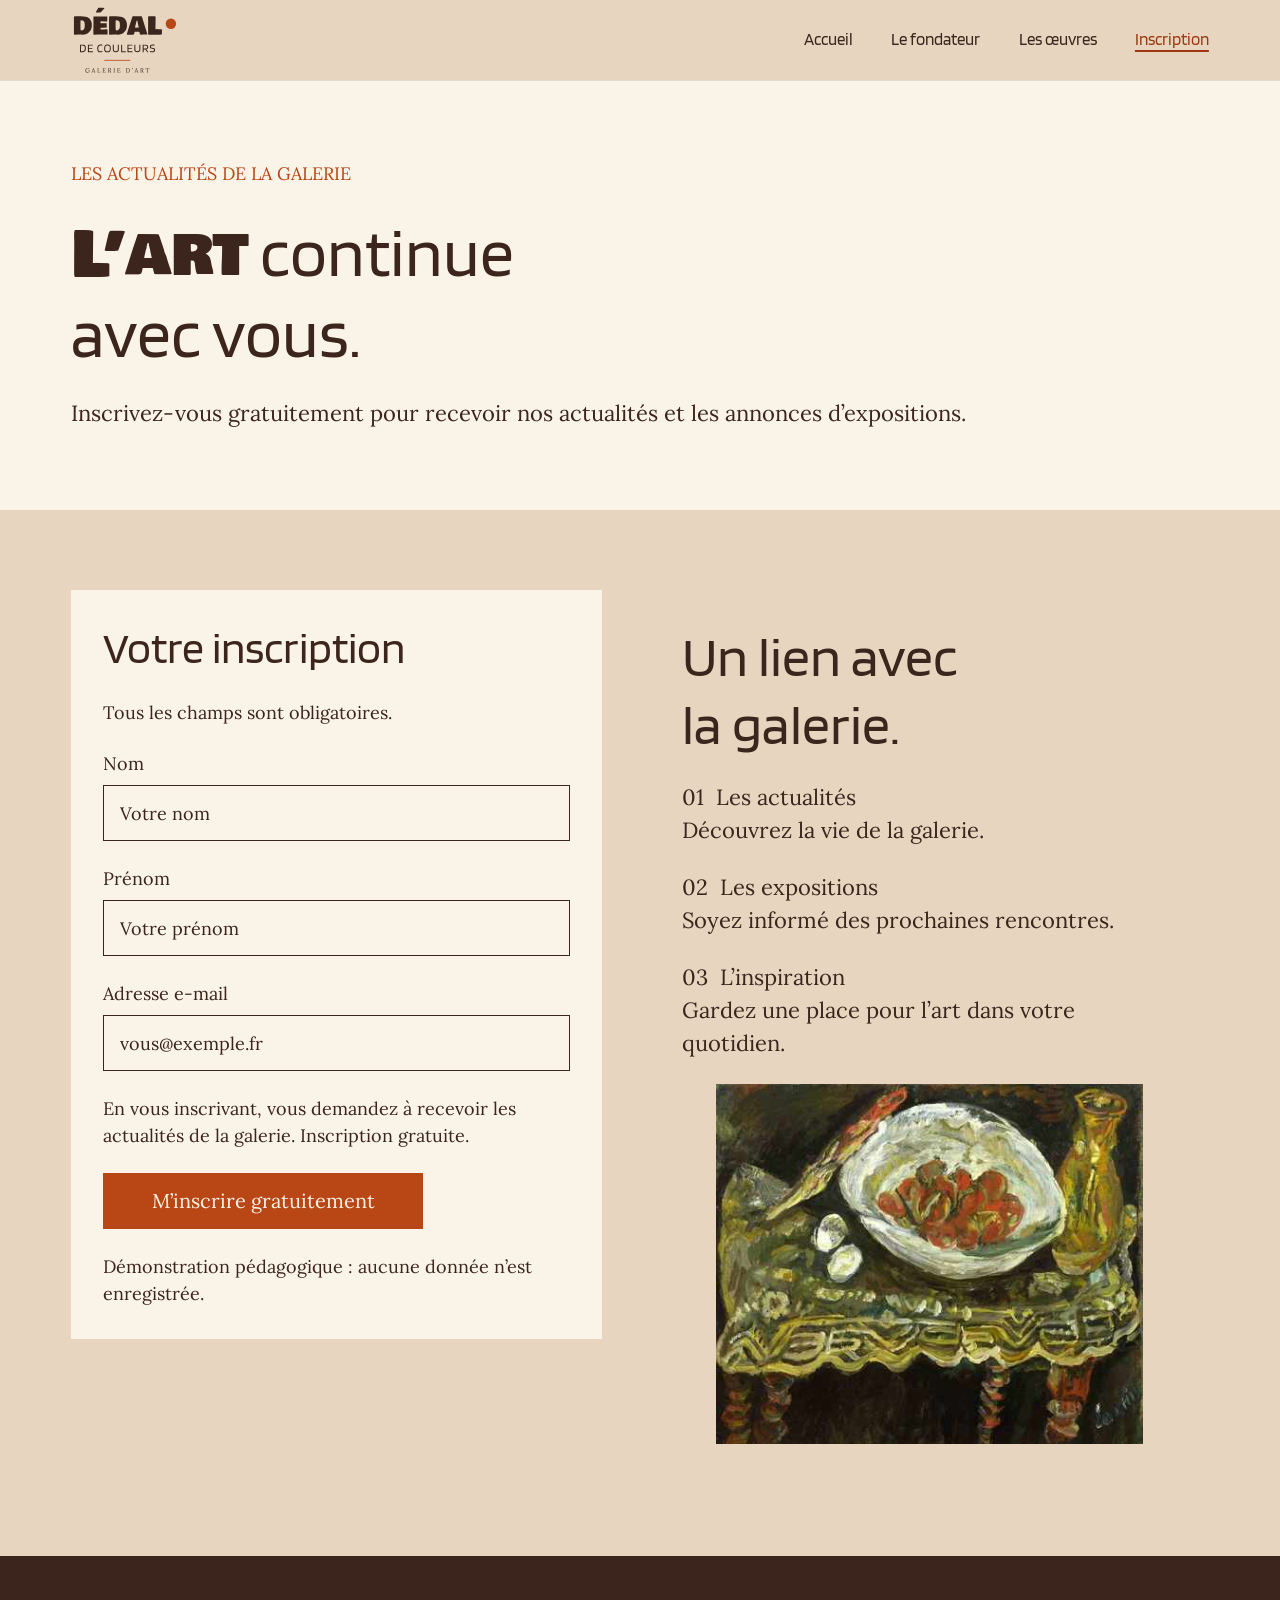
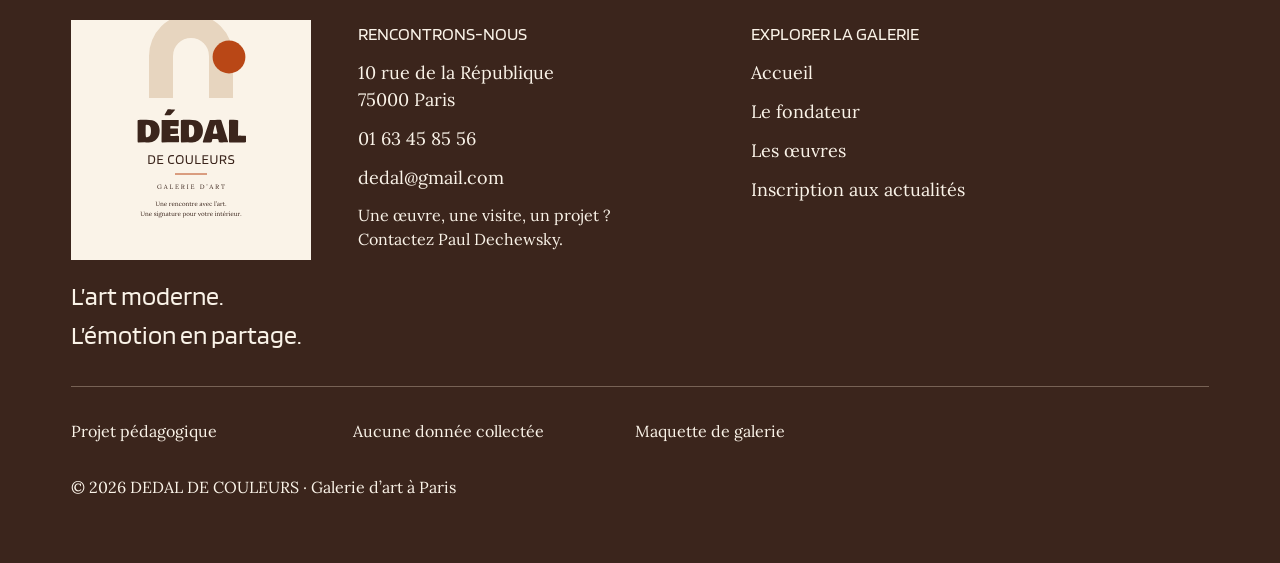
<file: HTML DEDAL DE COULEURS/page 4.html>
<!doctype html>
<html lang="fr">
<head>
  <meta charset="utf-8">
  <meta name="robots" content="noindex, nofollow">
  <meta name="viewport" content="width=device-width, initial-scale=1">
  <title>Inscription aux actualités — DEDAL DE COULEURS</title>
  <meta name="description" content="Découvrez le formulaire d’inscription aux actualités de DEDAL DE COULEURS. Démonstration pédagogique gratuite, sans collecte ni transmission de données.">
  <meta name="theme-color" content="#FAF3E8">
  <meta property="og:title" content="Inscription aux actualités — DEDAL DE COULEURS">
  <meta property="og:description" content="Découvrez le formulaire d’inscription aux actualités de DEDAL DE COULEURS. Démonstration pédagogique gratuite, sans collecte ni transmission de données.">
  <meta property="og:type" content="website">
  <meta property="og:locale" content="fr_FR">
  <link rel="icon" href="images/icone-dc-ronde.png" type="image/png" sizes="192x192">
  <link rel="stylesheet" href="style.css">
  
</head>
<body>
  <a class="evitement" href="#contenu">Aller au contenu</a>
  <header class="entete">
    <div class="conteneur entete__contenu">
      <a class="marque" href="page%201.html" aria-label="DEDAL DE COULEURS — Accueil"><img class="logo-entete" src="images/logo-entete.svg" alt=""></a>
      <nav class="navigation" aria-label="Navigation principale">
        <ul>
          <li><a href="page%201.html">Accueil</a></li>
  <li><a href="page%202.html">Le fondateur</a></li>
  <li><a href="page%203.html">Les œuvres</a></li>
  <li><a href="page%204.html" aria-current="page">Inscription</a></li>
        </ul>
      </nav>
      <details class="menu-mobile"><summary><span class="menu-mobile__icone" aria-hidden="true"></span><span class="menu-mobile__libelle">Menu</span></summary><nav class="navigation-mobile" aria-label="Navigation mobile">
        <ul>
          <li><a href="page%201.html">Accueil</a></li>
  <li><a href="page%202.html">Le fondateur</a></li>
  <li><a href="page%203.html">Les œuvres</a></li>
  <li><a href="page%204.html" aria-current="page">Inscription</a></li>
        </ul>
      </nav></details>
    </div>
  </header>
  <main id="contenu" tabindex="-1">
    <section class="conteneur section pile introduction" aria-labelledby="titre-page">
      <p class="surtitre">LES ACTUALITÉS DE LA GALERIE</p>
      <h1 class="inscription__titre" id="titre-page"><span><strong>L’art</strong> continue</span> <span>avec vous.</span></h1>
      <p class="texte-large">Inscrivez-vous gratuitement pour recevoir nos actualités et les annonces d’expositions.</p>
    </section>
    <section class="fond-sable" aria-labelledby="votre-inscription">
      <div class="conteneur section inscription__grille">
        <form class="pile formulaire" id="formulaire-inscription" action="#votre-inscription" aria-describedby="formulaire-information">
          <h2 id="votre-inscription">Votre inscription</h2>
          <p id="formulaire-information">Tous les champs sont obligatoires.</p>
          <div class="champ">
            <label for="nom">Nom</label>
            <input id="nom" name="nom" type="text" placeholder="Votre nom" autocomplete="family-name" pattern=".*\S.*" maxlength="100" required>
          </div>
          <div class="champ">
            <label for="prenom">Prénom</label>
            <input id="prenom" name="prenom" type="text" placeholder="Votre prénom" autocomplete="given-name" pattern=".*\S.*" maxlength="100" required>
          </div>
          <div class="champ">
            <label for="email">Adresse e-mail</label>
            <input id="email" name="email" type="email" placeholder="vous@exemple.fr" autocomplete="email" pattern="[^\s@]+@[^\s@]+\.[^\s@]+" maxlength="254" required>
          </div>
          <p>En vous inscrivant, vous demandez à recevoir les actualités de la galerie. Inscription gratuite.</p>
          <button class="bouton" type="submit" disabled>M’inscrire gratuitement</button>
          <p>Démonstration pédagogique : aucune donnée n’est enregistrée.</p>
          <p class="confirmation" id="confirmation" tabindex="-1" role="status" aria-live="polite" hidden></p>
          <noscript><p>Activez JavaScript pour tester la validation de ce formulaire de démonstration. Aucune donnée ne sera envoyée.</p></noscript>
        </form>
        <div class="pile pourquoi">
          <h2>Un lien avec<br>la galerie.</h2>
          <ol>
            <li><span>01 &nbsp;Les actualités</span>Découvrez la vie de la galerie.</li>
            <li><span>02 &nbsp;Les expositions</span>Soyez informé des prochaines rencontres.</li>
            <li><span>03 &nbsp;L’inspiration</span>Gardez une place pour l’art dans votre quotidien.</li>
          </ol>
          <div class="pourquoi__image"><img class="peinture" src="images/soutine-nature-morte-fruits.jpg" alt="Nature morte aux fruits, peinture de Chaïm Soutine." width="450" height="379" loading="lazy" decoding="async"></div>
        </div>
      </div>
    </section>
  </main>
  <footer class="fond-brun pied-page">
    <div class="conteneur">
      <div class="pied-page__haut">
        <div class="pied-page__identite">
          <a class="marque" href="page%201.html" aria-label="DEDAL DE COULEURS — Accueil"><img class="logo-pied" src="images/logo-complet.svg" alt=""></a>
          <p class="pied-page__signature">L’art moderne.<br>L’émotion en partage.</p>
        </div>
        <div class="pile pied-page__contact">
          <p class="pied-page__titre">RENCONTRONS-NOUS</p>
          <address>10 rue de la République<br>75000 Paris</address>
          <a href="tel:+33163458556">01 63 45 85 56</a>
          <a href="mailto:dedal@gmail.com">dedal@gmail.com</a>
          <p class="pied-page__precision">Une œuvre, une visite, un projet ?<br>Contactez Paul Dechewsky.</p>
        </div>
        <nav class="pile pied-page__explorer" aria-label="Navigation de pied de page">
          <p class="pied-page__titre">EXPLORER LA GALERIE</p>
          <a href="page%201.html">Accueil</a>
  <a href="page%202.html">Le fondateur</a>
  <a href="page%203.html">Les œuvres</a>
  <a href="page%204.html">Inscription aux actualités</a>
        </nav>
      </div>
      <hr class="pied-page__separation">
      <div class="pied-page__informations">
        <p>Projet pédagogique</p>
        <p>Aucune donnée collectée</p>
        <p>Maquette de galerie</p>
      </div>
      <p class="copyright">© 2026 DEDAL DE COULEURS · Galerie d’art à Paris</p>
    </div>
  </footer>
<script>
"use strict";

const formulaire = document.querySelector("#formulaire-inscription");
const confirmation = document.querySelector("#confirmation");
const bouton = formulaire.querySelector("button[type='submit']");

bouton.disabled = false;

formulaire.addEventListener("submit", (evenement) => {
  evenement.preventDefault();
  if (!formulaire.reportValidity()) return;

  confirmation.textContent = "Les champs sont valides. Démonstration terminée : aucune inscription réelle n’a été effectuée et aucune donnée n’a été transmise ou enregistrée.";
  confirmation.hidden = false;
  formulaire.reset();
  confirmation.focus();
});

formulaire.addEventListener("input", () => {
  confirmation.hidden = true;
});

</script>
</body>
</html>
</file>
<file: HTML DEDAL DE COULEURS/style.css>
:root {
  --creme: #faf3e8;
  --brun: #3b251c;
  --orange: #b94716;
  --sable: #e7d5bf;
  --orange-sur-sable: #9d3912;
  --gouttiere: 24px;
  --espace-section: 24px;
}
* { box-sizing: border-box; }
html { scroll-behavior: smooth; }
body { margin: 0; color: var(--brun); background: var(--creme); font: 18px/1.5 "Lora", Georgia, serif; }
h1, h2, h3, p, figure, ul, ol { margin: 0; }
h1, h2, h3 { font-family: "Blinker", Arial, sans-serif; font-weight: 400; line-height: 1.2; }
h1 { font-size: 38px; }
h2 { font-size: 34px; }
h3 { font-size: 27px; }
strong, .titre-fort { font-family: "Bowlby One SC", Impact, sans-serif; font-weight: 400; }
a { color: inherit; text-decoration: none; }
a:hover { text-decoration: underline; text-underline-offset: 5px; }
button, input { font: inherit; }
button { cursor: pointer; }
button:disabled { cursor: default; }
:focus-visible { outline: 3px solid var(--orange); outline-offset: 5px; }
.fond-brun :focus-visible { outline-color: var(--creme); }
[hidden] { display: none !important; }
.evitement { position: fixed; left: 12px; top: 12px; z-index: 101; padding: 12px 18px; background: var(--brun); color: var(--creme); transform: translateY(-200%); }
.evitement:focus { transform: translateY(0); }
.conteneur { width: 100%; max-width: 1440px; margin: 0 auto; padding-left: var(--gouttiere); padding-right: var(--gouttiere); }
.section { padding-top: var(--espace-section); padding-bottom: var(--espace-section); }
.pile { display: flex; flex-direction: column; align-items: flex-start; gap: 24px; }
.pile > *, .grille > * { min-width: 0; max-width: 100%; }
.grille { display: grid; gap: 32px; }
.fond-sable { background: var(--sable); }
.fond-brun { background: var(--brun); color: var(--creme); }
.surtitre { color: var(--orange); font: 16px/1.5 "Blinker", Arial, sans-serif; }
.fond-sable .surtitre, .fond-sable .artiste { color: var(--orange-sur-sable); }
.fond-brun .surtitre, .fond-brun .reperes-liste { color: var(--sable); }
.texte-large { font-size: 18px; max-width: 1000px; }
.bouton { display: inline-flex; align-items: center; justify-content: center; width: 100%; min-height: 56px; padding: 12px 20px; border: 1px solid transparent; background: var(--orange); color: var(--creme); text-align: center; font-size: 20px; line-height: 1.5; position: relative; transition: background-color .18s ease; }

.bouton--brun { background: var(--brun); }

.peinture { display: block; width: 100%; height: 100%; object-fit: contain; }
.introduction { gap: 24px; }
.introduction .surtitre { font-family: "Lora", Georgia, serif; }
.introduction p:last-child { max-width: 1000px; }
.introduction h1 span { display: block; }
.invitation h2 { font: 28px/1.2 "Bowlby One SC", Impact, sans-serif; }

.logo-entete { display: block; width: 150px; height: auto; }
.logo-pied { display: block; width: 100px; height: auto; }

.entete { position: sticky; top: 0; z-index: 100; background: var(--sable); box-shadow: 0 1px 0 rgba(59, 37, 28, .12); }
html { scroll-padding-top: 96px; }
.entete__contenu { display: flex; flex-direction: column; align-items: center; gap: 8px; padding-top: 16px; padding-bottom: 12px; }
.marque { display: block; flex: none; }
.navigation { width: 100%; }
.navigation ul { display: grid; grid-template-columns: .8fr 1.25fr 1.08fr 1fr; gap: 4px; padding: 0; list-style: none; }
.navigation a { display: flex; justify-content: center; align-items: center; min-height: 44px; font-size: clamp(12px, 3.846vw, 15px); white-space: nowrap; }
.navigation [aria-current="page"] { color: var(--orange); text-decoration: underline; text-decoration-thickness: 2px; text-underline-offset: .3em; }
.pied-page { padding-top: 32px; padding-bottom: 24px; font-size: 16px; }
.pied-page__haut { display: grid; gap: 24px; }
.pied-page__identite { display: flex; align-items: center; gap: 16px; }
.pied-page__signature { font: 23px/1.5 "Blinker", Arial, sans-serif; }
.pied-page__titre { font: 16px/1.5 "Blinker", Arial, sans-serif; }
.pied-page address { font-style: normal; }
.pied-page__contact { gap: 8px; }
.pied-page__explorer { gap: 4px; }
.pied-page__explorer a { display: flex; align-items: center; min-height: 44px; }
.pied-page__precision { font-size: 16px; }
.pied-page__separation { margin: 24px 0; border: 0; border-top: 1px solid var(--sable); opacity: .35; }
.pied-page__informations { display: flex; flex-direction: column; gap: 6px; margin-bottom: 24px; font-size: 14px; }
.copyright { font-size: 14px; }

.hero__grille { display: flex; flex-direction: column; gap: 24px; padding-top: 12px; }
.hero__texte { display: contents; }
.hero__debut { order: 1; }
.hero__suite { order: 3; }
.hero__tableau { order: 2; padding: 16px; background: var(--sable); }
.hero h1 { font-size: 40px; line-height: 1.18; }
.hero h1 strong, .hero h1 span { display: block; }
.hero h1 strong { font-size: clamp(26px, 8vw, 32px); }
.hero__signature { font-size: 23px; }
.hero__image { height: 240px; }
.hero__legende { display: flex; flex-direction: column; gap: 24px; margin-top: 24px; font: 18px/1.12 "Blinker", Arial, sans-serif; }
.hero__legende .surtitre { color: var(--orange-sur-sable); }
.hero__legende .surtitre, .ordinateur-seulement { display: none; }
.univers h2 { font-size: 32px; line-height: 1.12; }
.univers h2 strong { font-size: .82em; }
.univers .texte-large { max-width: 1000px; }
.reperes-liste { font: 14px/1.15 "Blinker", Arial, sans-serif; }
.a-la-une__grille { display: grid; gap: 16px; }
.a-la-une__image { height: 340px; }
.a-la-une__texte .surtitre { font-family: "Lora", Georgia, serif; }
.a-la-une h2 span { display: block; }
.a-la-une__artiste { font-size: 20px; }
.decouverte { display: grid; gap: 32px; }
.decouverte__liste { display: grid; gap: 32px; }
.carte { display: flex; flex-direction: column; gap: 10px; }
.carte:hover { text-decoration: none; }
.carte:is(:hover, :focus-visible) h3 { text-decoration: underline; text-underline-offset: 5px; }
.carte__image { height: 260px; }
.carte__genre { color: var(--orange); font-size: 14px; }
.carte__artiste { color: var(--orange); font-size: 16px; }
.carte__description { font-size: 17px; }
.carte__contact { font-size: 16px; }
.partage h2 { font: 30px/1.2 "Bowlby One SC", Impact, sans-serif; }
.partage p { max-width: 860px; }

.histoire__grille { display: grid; gap: 24px; }
.portrait { width: 100%; max-width: 365px; height: auto; justify-self: center; align-self: start; border: 8px solid var(--sable); border-radius: 50% 50% 4px 4px / 171px 171px 4px 4px; object-fit: cover; }
.histoire__metier { font: 22px/1.2 "Bowlby One SC", Impact, sans-serif; }
.histoire h2 { font: 30px/1.2 "Bowlby One SC", Impact, sans-serif; }
.contact address { font-size: 20px; font-style: normal; }
.contact address .contact__espace { display: block; height: 24px; }
.plan { display: flex; align-items: center; gap: 16px; width: 100%; max-width: 720px; padding: 12px; border-radius: 4px; background: var(--sable); }
.plan__image { display: block; flex: none; }
.plan__image--grand { display: none; }
.plan__texte { flex: 1; gap: 12px; }
.plan h3 { font-size: 22px; line-height: 1.15; }
.plan p { font: 16px/1.45 "Blinker", Arial, sans-serif; }
.plan .bouton { min-height: 44px; padding: 8px; font-size: 16px; }
.plan .plan__note { font-size: 12px; }

.oeuvres__titre strong { font-size: 34px; }
.oeuvres__titre span { font-size: 34px; }
.collection { display: flex; flex-direction: column; gap: 24px; }
.collection__groupe { gap: 24px; width: 100%; }
.collection__titre { font: 22px/1.15 "Bowlby One SC", Impact, sans-serif; }
.collection__sous-titre { font: 18px/1.15 "Blinker", Arial, sans-serif; }
.portraits { display: grid; width: 100%; grid-template-columns: repeat(2, minmax(0, 1fr)); gap: 24px 16px; }
.oeuvre { display: flex; flex-direction: column; gap: 12px; min-width: 0; }
.oeuvre:hover { text-decoration: none; }
.oeuvre:is(:hover, :focus-visible) h3 { text-decoration: underline; text-underline-offset: 4px; }
.oeuvre__cadre { padding: 8px; background: var(--sable); }
.portraits .peinture { height: 210px; }
.portraits h3 { font-size: 20px; line-height: 1.15; }
.portrait-description { display: none; }
.collection__note { font-size: 17px; line-height: 1.45; }
.paysages { display: grid; width: 100%; gap: 32px; }
.paysages .oeuvre__cadre { padding: 16px; }
.paysages .peinture { height: 220px; }
.paysages h3 { font-size: 28px; line-height: 1.15; }
.paysages p { font-size: 17px; line-height: 1.45; }
.nature-morte { display: grid; width: 100%; gap: 32px; padding: 16px; background: var(--sable); }
.nature-morte:hover { text-decoration: none; }
.nature-morte:is(:hover, :focus-visible) h3 { text-decoration: underline; }
.nature-morte .peinture { height: 260px; }
.nature-morte h2 { font: 20px/1.15 "Bowlby One SC", Impact, sans-serif; }
.nature-morte h3 { font-size: 30px; line-height: 1.15; }
.nature-morte p { font-size: 17px; line-height: 1.45; }
.nature-morte .artiste { color: var(--orange-sur-sable); font: 18px/1.15 "Blinker", Arial, sans-serif; }
.explication h2, .guide h2 { font-size: 34px; line-height: 1.12; }
.explication__grille { display: grid; gap: 32px; }
.explication__nombre { color: var(--orange-sur-sable); font: 36px/1.2 "Bowlby One SC", Impact, sans-serif; }
.explication h3 { font-size: 27px; line-height: 1.12; }
.guide__grille { display: grid; gap: 32px; }
.guide h3 { font: 25px/1.2 "Bowlby One SC", Impact, sans-serif; }
.renseignements h2 { font-size: 32px; }
.renseignements p { max-width: 850px; }

.inscription__titre strong { font-size: 32px; }
.inscription__grille { display: grid; gap: 24px; }
.formulaire { gap: 16px; padding: 20px 16px; background: var(--creme); }
.formulaire h2 { font-size: 30px; }
.formulaire p, .formulaire label { font-size: 16px; }
.champ { display: flex; flex-direction: column; gap: 8px; width: 100%; }
.champ input { width: 100%; min-height: 56px; padding: 12px 16px; border: 1px solid var(--brun); border-radius: 0; color: var(--brun); background: var(--creme); font-size: 18px; }
.champ input::placeholder { color: var(--brun); opacity: 1; }
.champ input:user-invalid { border-color: var(--orange); box-shadow: inset 0 0 0 1px var(--orange); }
.formulaire .bouton { padding-left: 8px; padding-right: 8px; }
.confirmation { padding: 16px; border: 1px solid var(--brun); background: var(--sable); font-size: 16px; }
.pourquoi h2 { font-size: 32px; }
.pourquoi ol { display: flex; flex-direction: column; gap: 24px; padding: 0; list-style: none; font-size: 17px; }
.pourquoi li span { display: block; }
.pourquoi__image { width: 100%; height: 220px; }

@keyframes apparition {
  from { transform: translateY(10px); }
  to { transform: translateY(0); }
}
.hero__debut, .introduction { animation: apparition .45s ease-out both; }

@media (hover: hover) and (pointer: fine) {
  .navigation a:not([aria-current]) {
    background: linear-gradient(var(--orange), var(--orange)) center calc(100% - 4px) / 0 2px no-repeat;
    transition: background-size .18s ease-out;
  }
  .navigation a:not([aria-current]):hover {
    text-decoration: none;
    background-size: 1.35em 2px;
  }
  .bouton:hover { background: var(--brun); text-decoration: none; }
  .bouton--brun:hover { background: var(--orange); }
}

@media (prefers-reduced-motion: reduce) {
  html { scroll-behavior: auto; }
  *, *::before, *::after { animation: none !important; transition: none !important; }
}
@media (max-width: 359px) {
  .hero h1 { font-size: 34px; }
  .pied-page__signature { font-size: 20px; }
  .navigation a { white-space: normal; }
}

@media (min-width: 600px) and (max-width: 899px) {
  :root { --gouttiere: 40px; --espace-section: 40px; }
  .navigation { max-width: 500px; }
  .hero__image { height: 360px; }
  .hero h1 strong { font-size: 40px; }
  .decouverte__liste { grid-template-columns: repeat(3, minmax(0, 1fr)); gap: 20px; }
  .carte__image { height: 220px; }
  .portraits .peinture { height: 320px; }
  .pied-page__haut { grid-template-columns: 1fr 1fr; }
  .pied-page__identite { grid-column: 1 / -1; }
}

.hero__grille > *, .inscription__grille > *, .plan__texte { min-width: 0; }
h1, h2, h3, .pied-page a { overflow-wrap: break-word; }
.fond-brun :focus-visible { outline-color: var(--creme); }

@media (min-width: 900px) {
  :root { --gouttiere: clamp(40px, 5.5556vw, 80px); --espace-section: 80px; }
  body { font-size: 20px; }
  h1 { font-size: clamp(54px, 5.278vw, 76px); }
  h2 { font-size: 56px; }
  .texte-large { font-size: 22px; }
  .bouton { width: 320px; max-width: 100%; }
  .logo-entete { width: 300px; }
  .logo-pied { width: 240px; }
  .entete__contenu { display: grid; grid-template-columns: 43.75% 50%; gap: 16px; padding-top: 32px; padding-bottom: 32px; }
  .navigation ul { grid-template-columns: repeat(4, minmax(0, 1fr)); gap: 16px; }
  .navigation a { font-size: clamp(16px, 1.389vw, 20px); }
  .pied-page { padding-top: 64px; padding-bottom: 64px; font-size: 18px; }
  .pied-page__haut { grid-template-columns: 280fr 400fr 520fr; gap: 40px; }
  .pied-page__identite { flex-direction: column; align-items: flex-start; }
  .pied-page__signature { font-size: 26px; }
  .pied-page__contact { gap: 12px; }
  .pied-page__titre { font-size: 18px; }
  .pied-page__explorer { gap: 12px; }
  .pied-page__explorer a { min-height: 27px; }
  .pied-page__separation { margin: 32px 0; }
  .pied-page__informations { flex-direction: row; gap: 32px; margin-bottom: 32px; font-size: 16px; }
  .pied-page__informations p { width: 250px; max-width: 30%; }
  .copyright { font-size: 16px; }
  .hero__grille { padding-top: 24px; display: grid; grid-template-columns: minmax(0, 600fr) minmax(0, 616fr); align-items: center; gap: 64px; }
  .hero__texte { display: flex; flex-direction: column; gap: 24px; }
  .hero__debut, .hero__suite, .hero__tableau { order: initial; }
  .hero h1 { font-size: 76px; }
  .hero h1 strong { font-size: clamp(32px, 3.334vw, 48px); }
  .hero__signature { font-size: 29px; }
  .hero__suite > p { font-size: 21px; }
  .hero__tableau { padding: 24px; }
  .hero__image { height: 440px; }
  .hero__legende { font-size: 22px; }
  .hero__legende .surtitre { display: block; font-size: 15px; }
  .ordinateur-seulement { display: inline; }
  .univers h2 { font-size: 64px; }
  .univers h2 strong { font-size: 66px; }
  .univers .texte-large { font-size: 23px; }
  .reperes-liste { font-size: 18px; }
  .a-la-une__grille { grid-template-columns: minmax(0, 600fr) minmax(0, 648fr); gap: 16px; }
  .a-la-une__image { height: 580px; }
  .a-la-une__texte { padding: 32px; }
  .a-la-une__texte .surtitre { font-size: 32px; }
  .a-la-une h2 { font-size: 64px; }
  .decouverte__liste { grid-template-columns: repeat(3, minmax(0, 1fr)); }
  .carte { gap: 16px; }
  .carte__image { height: 400px; }
  .carte__genre { font-size: 16px; }
  .carte__artiste { font-size: 18px; }
  .carte h3 { font-size: 34px; }
  .carte__description { font-size: 19px; }
  .carte__contact { font-size: 18px; }
  .partage h2 { font-size: 48px; }
  .invitation h2 { font-size: 44px; }
  .introduction .surtitre { font-size: 18px; }
  .histoire__grille { grid-template-columns: 37.5% 50.625%; gap: 32px; }
  .portrait { border-width: 12px; border-top-left-radius: 240px; border-top-right-radius: 240px; }
  .histoire__texte { padding: 24px; }
  .histoire__metier { font-size: 28px; }
  .histoire h2 { font-size: 44px; }
  .contact .texte-large { max-width: 865px; }
  .plan { gap: 24px; padding: 20px; }
  .plan__image--petit { display: none; }
  .plan__image--grand { display: block; }
  .plan h3 { font-size: 28px; }
  .plan p { font-size: 18px; }
  .plan .bouton { width: 260px; }
  .oeuvres__titre strong { font-size: 48px; }
  .oeuvres__titre span { font-size: 64px; }
  .collection { gap: 64px; }
  .collection__titre { font-size: 32px; }
  .collection__sous-titre { font-size: 24px; }
  .portraits { grid-template-columns: repeat(4, minmax(0, 1fr)); gap: 24px; }
  .portraits .oeuvre__cadre { padding: 16px; }
  .portraits .peinture { height: 360px; }
  .portraits h3 { font-size: 28px; }
  .portrait-description { display: block; font-size: 18px; line-height: 1.45; }
  .collection__note { font-size: 20px; }
  .paysages { grid-template-columns: repeat(2, minmax(0, 1fr)); }
  .paysages .peinture { height: 380px; }
  .paysages h3 { font-size: 34px; }
  .paysages p { font-size: 19px; }
  .nature-morte { grid-template-columns: repeat(2, minmax(0, 1fr)); padding: 32px; }
  .nature-morte .peinture { height: 420px; }
  .nature-morte h2 { font-size: 28px; }
  .nature-morte h3 { font-size: 40px; }
  .nature-morte p { font-size: 21px; }
  .explication h2, .guide h2 { font-size: 64px; }
  .explication__grille { grid-template-columns: repeat(2, minmax(0, 1fr)); gap: 48px; }
  .explication__nombre { font-size: 80px; }
  .explication h3 { font-size: 38px; }
  .guide__grille { grid-template-columns: repeat(3, minmax(0, 1fr)); }
  .guide h3 { font-size: 26px; }
  .guide__grille p { font-size: 18px; }
  .renseignements h2 { font-size: 52px; }
  .inscription__titre strong { font-size: 62px; }
  .inscription__grille { grid-template-columns: minmax(0, 600fr) minmax(0, 632fr); gap: 48px; align-items: start; }
  .formulaire { gap: 24px; padding: 32px; }
  .formulaire h2 { font-size: 44px; }
  .formulaire p, .formulaire label { font-size: 18px; }
  .pourquoi { padding: 32px; }
  .pourquoi h2 { font-size: 56px; }
  .pourquoi ol { font-size: 22px; }
  .pourquoi__image { height: 360px; }
}
@media (min-width: 900px) and (max-width: 1199px) {
  .pied-page__haut { grid-template-columns: 240px minmax(0, 1fr) minmax(0, 1fr); gap: 24px; }
}
@media print {
  .evitement, .navigation, .bouton, .pied-page__explorer { display: none; }
  body { font-size: 12pt; }
  a { text-decoration: underline; }
  .section { break-inside: avoid; }
}

@media (max-width: 599px) {
  :root { --gouttiere: clamp(16px, 5vw, 24px); --espace-section: 32px; }
  .hero__grille { padding-top: 12px; gap: 20px; }
  .hero__debut { gap: 16px; }
  .hero__image { height: auto; aspect-ratio: 450 / 322; }
  .hero__legende { margin-top: 16px; line-height: 1.4; }
  .hero__signature { font-size: clamp(21px, 5.8vw, 25px); }
  .navigation a { font-size: 15px; min-height: 48px; white-space: normal; text-align: center; line-height: 1.25; }
  .portraits { gap: 28px 16px; }
  .portraits .peinture { height: auto; aspect-ratio: 3 / 4; }
  .portraits h3 { font-size: 22px; line-height: 1.25; }
  .portrait-description { display: block; font-size: 16px; }
  .collection__groupe { gap: 20px; }
  .plan { gap: 12px; align-items: flex-start; }
  .plan__image--petit { width: 76px; height: auto; }
  .plan h3 { font-size: 21px; }
  .contact address { font-size: 18px; overflow-wrap: anywhere; }
  .pied-page__contact a { display: inline-flex; align-items: center; min-height: 44px; overflow-wrap: anywhere; }
  .pied-page__identite > * { min-width: 0; }
  .logo-pied { flex-shrink: 0; }
  .formulaire { padding: 24px 16px; }
  .champ input { font-size: 18px; }
  .bouton { min-height: 52px; font-size: 18px; }
}
@media (max-width: 379px) {
  .navigation ul { grid-template-columns: repeat(2, minmax(0, 1fr)); gap: 4px 12px; }
  .portraits { grid-template-columns: minmax(0, 1fr); }
  .portraits .peinture { height: 300px; aspect-ratio: auto; }
  .portraits .oeuvre__cadre { padding: 16px; }
  .pied-page__signature { font-size: 20px; }
}


.entete .navigation [aria-current="page"] { color: var(--orange-sur-sable); }
.menu-mobile { display: none; }
.entete__contenu { display: flex; flex-direction: row; justify-content: space-between; gap: 20px; height: 80px; padding-top: 5px; padding-bottom: 5px; }
.logo-entete { width: 108px; height: 70px; object-fit: contain; }
.navigation { width: auto; max-width: none; }
.navigation ul { display: flex; gap: clamp(16px, 3vw, 40px); }
.navigation a { font-family: "Blinker", Arial, sans-serif; font-size: 17px; min-height: 44px; }
@media (max-width: 899px) {
  html { scroll-padding-top: 80px; }
  .entete__contenu { height: 64px; padding-top: 6px; padding-bottom: 6px; }
  .logo-entete { width: 81px; height: 52px; }
  .entete .navigation { display: none; }
  .menu-mobile { display: block; }
  .menu-mobile summary { display: flex; align-items: center; gap: 10px; min-height: 44px; padding: 0 8px; cursor: pointer; list-style: none; font: 18px/1.2 "Blinker", Arial, sans-serif; }
  .menu-mobile summary::-webkit-details-marker { display: none; }
  .menu-mobile__libelle { font: 13px/1.2 "Bowlby One SC", Impact, sans-serif; letter-spacing: .06em; }
  .menu-mobile__icone { width: 22px; height: 16px; border-top: 2px solid currentColor; border-bottom: 2px solid currentColor; position: relative; }
  .menu-mobile__icone::after { content: ""; position: absolute; top: 5px; left: 0; width: 15px; border-top: 2px solid currentColor; }
  .menu-mobile summary { border: 1px solid var(--brun); border-radius: 3px; padding: 0 12px; }
  .menu-mobile[open] summary { color: var(--orange-sur-sable); border-color: currentColor; }
  .navigation-mobile { position: absolute; top: 100%; left: 0; right: 0; padding: 12px var(--gouttiere) 20px; background: var(--sable); box-shadow: 0 8px 12px rgba(59,37,28,.12); }
  .navigation-mobile ul { display: grid; gap: 4px; list-style: none; padding: 0; }
  .navigation-mobile a { display: flex; align-items: center; min-height: 48px; padding: 8px 12px; font: 18px/1.4 "Blinker", Arial, sans-serif; }
  .navigation-mobile [aria-current="page"] { color: var(--orange-sur-sable); text-decoration: underline; text-decoration-thickness: 2px; text-underline-offset: 5px; }
}
@media print { .entete { position: static; } .menu-mobile { display: none; } }

@font-face {
  font-family: "Blinker";
  src: url("[data-uri]") format("woff2");
  font-style: normal;
  font-weight: 400;
  font-display: swap;
}
@font-face {
  font-family: "Bowlby One SC";
  src: url("[data-uri]") format("woff2");
  font-style: normal;
  font-weight: 400;
  font-display: swap;
}
@font-face {
  font-family: "Lora";
  src: url("[data-uri]") format("woff2");
  font-style: normal;
  font-weight: 400;
  font-display: swap;
}
</file>
